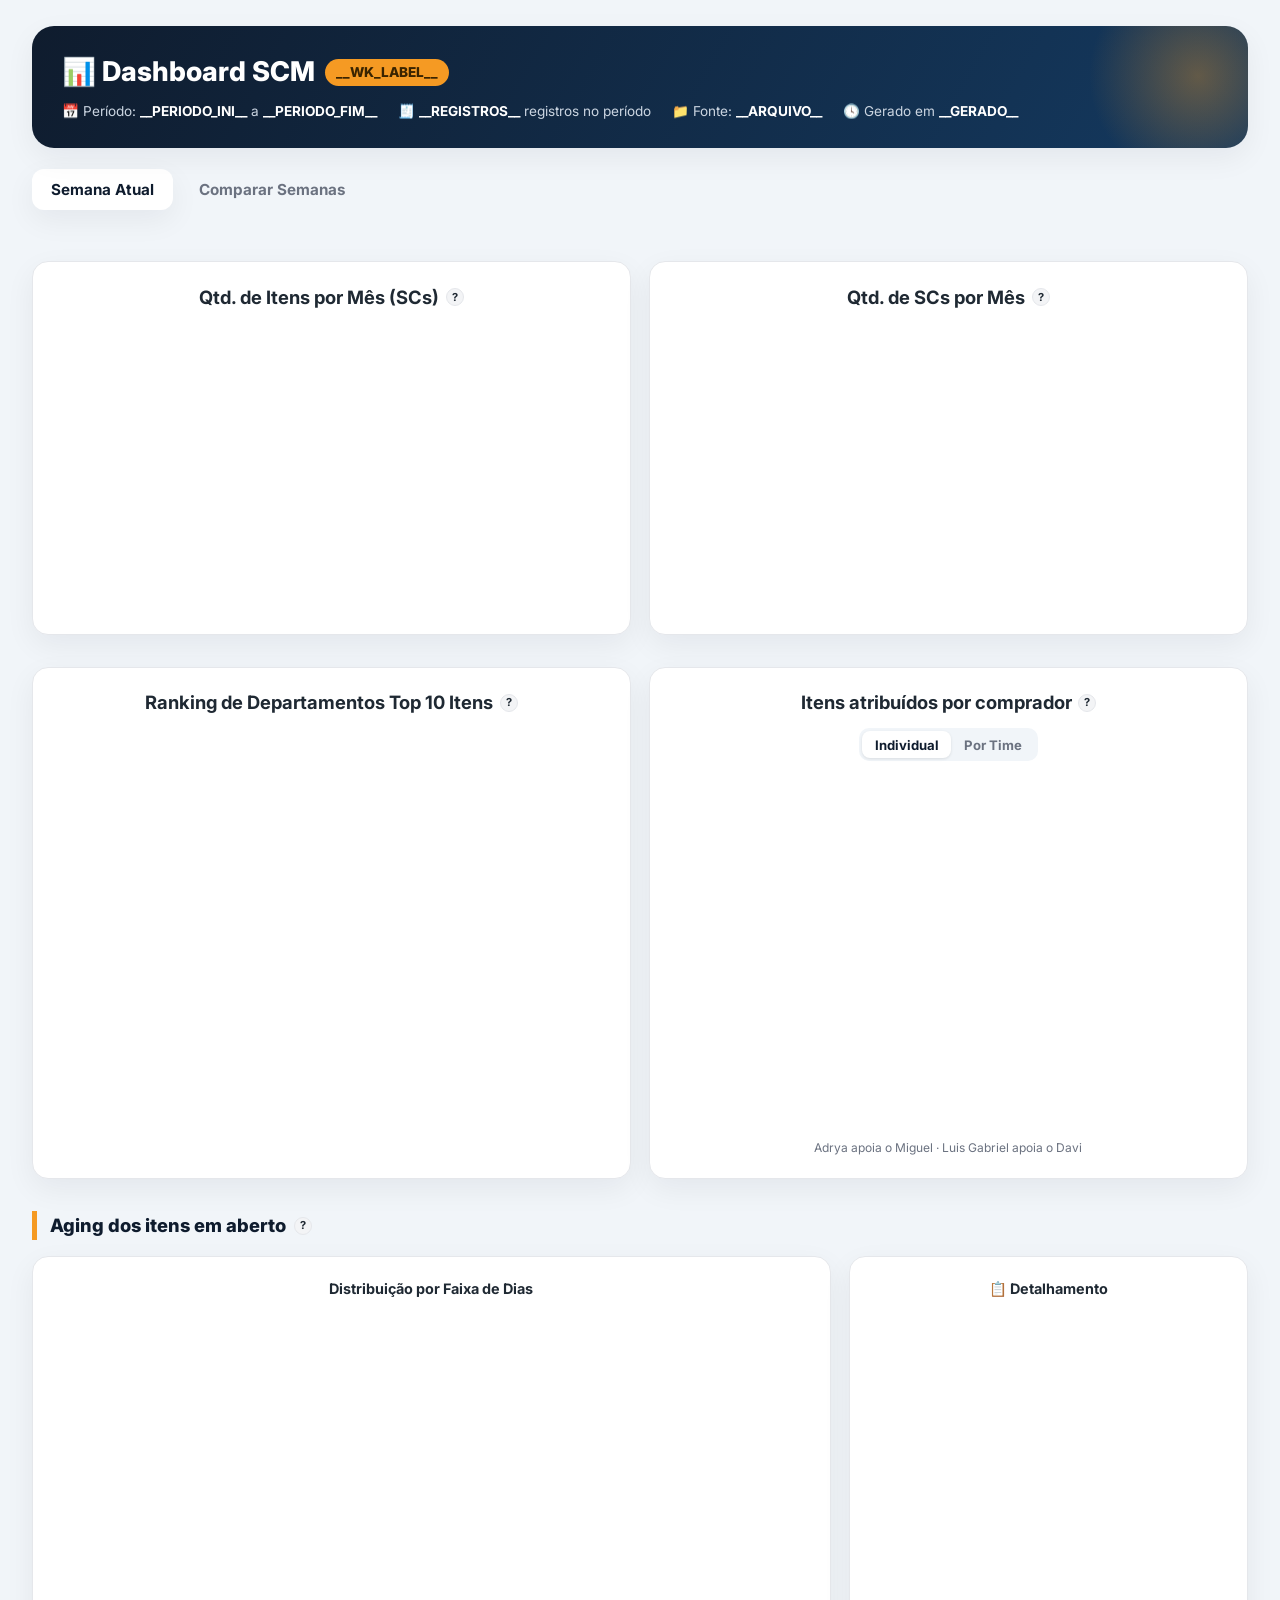
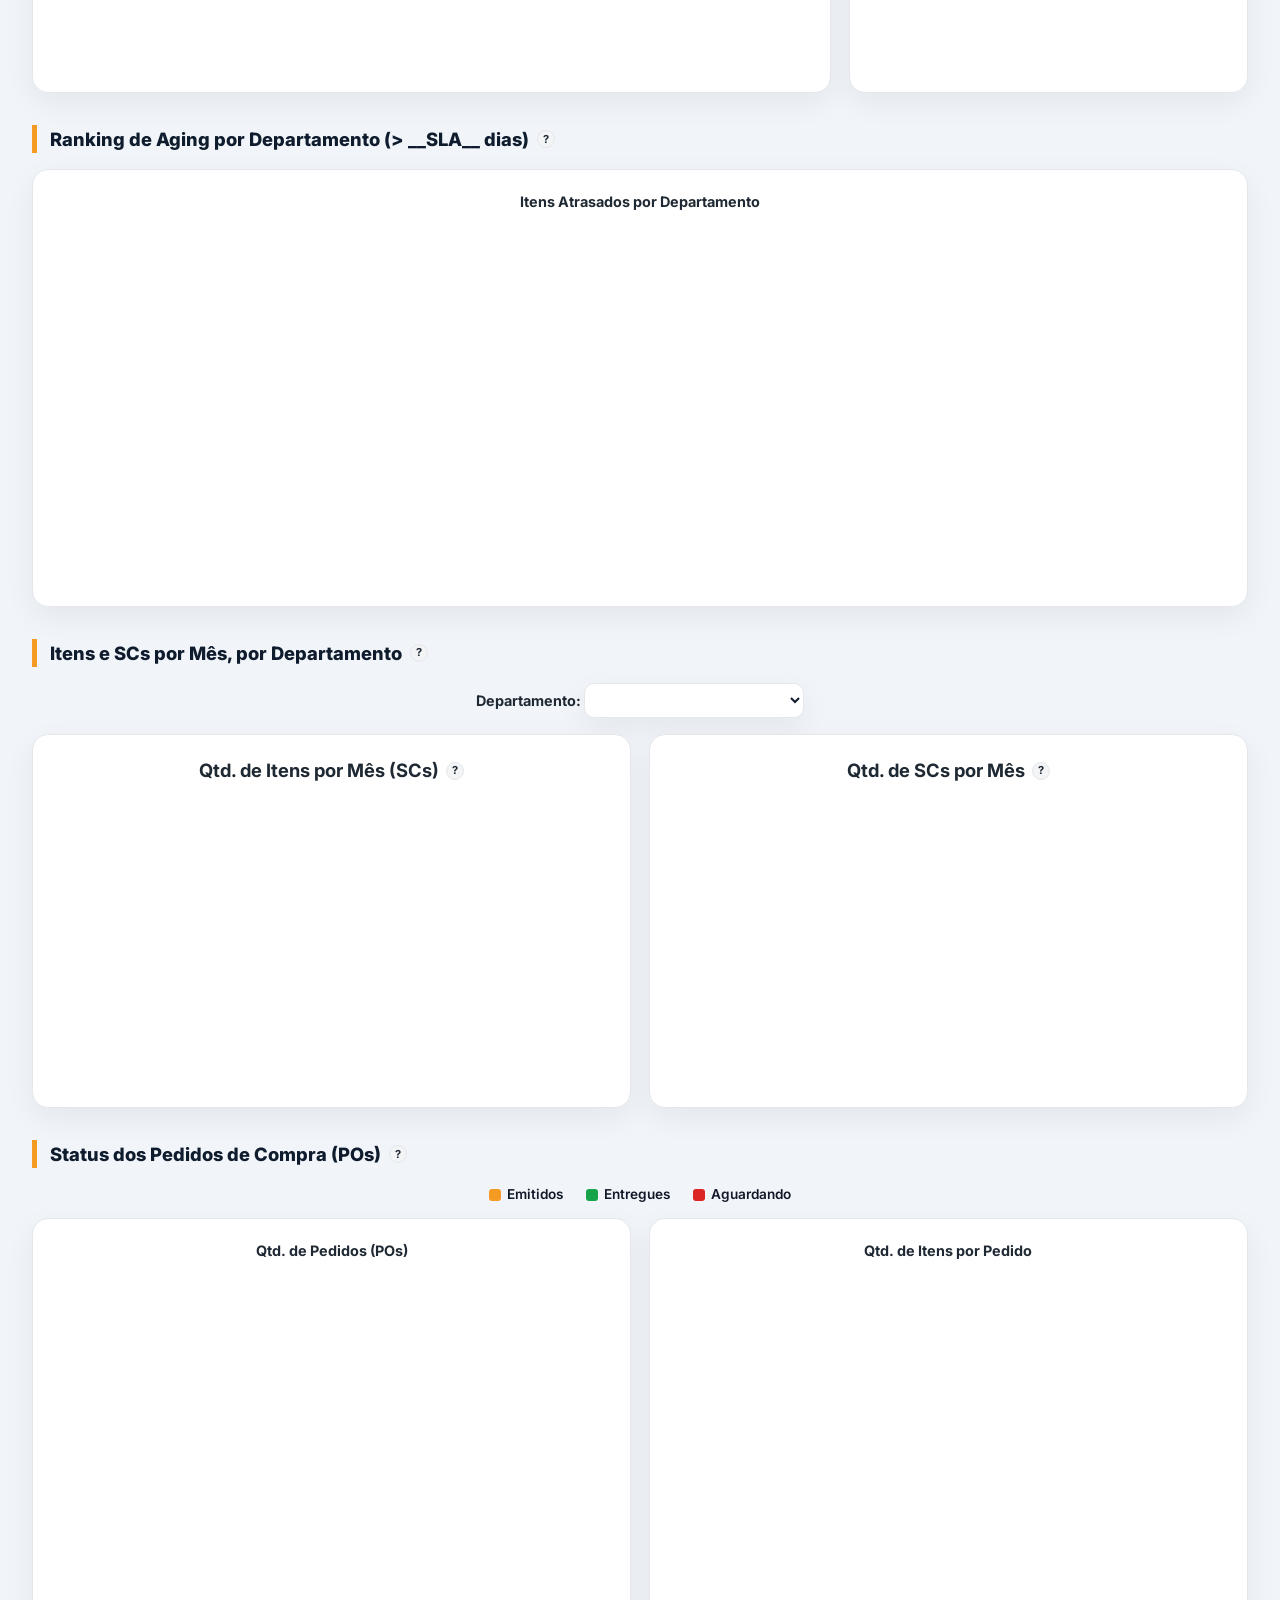
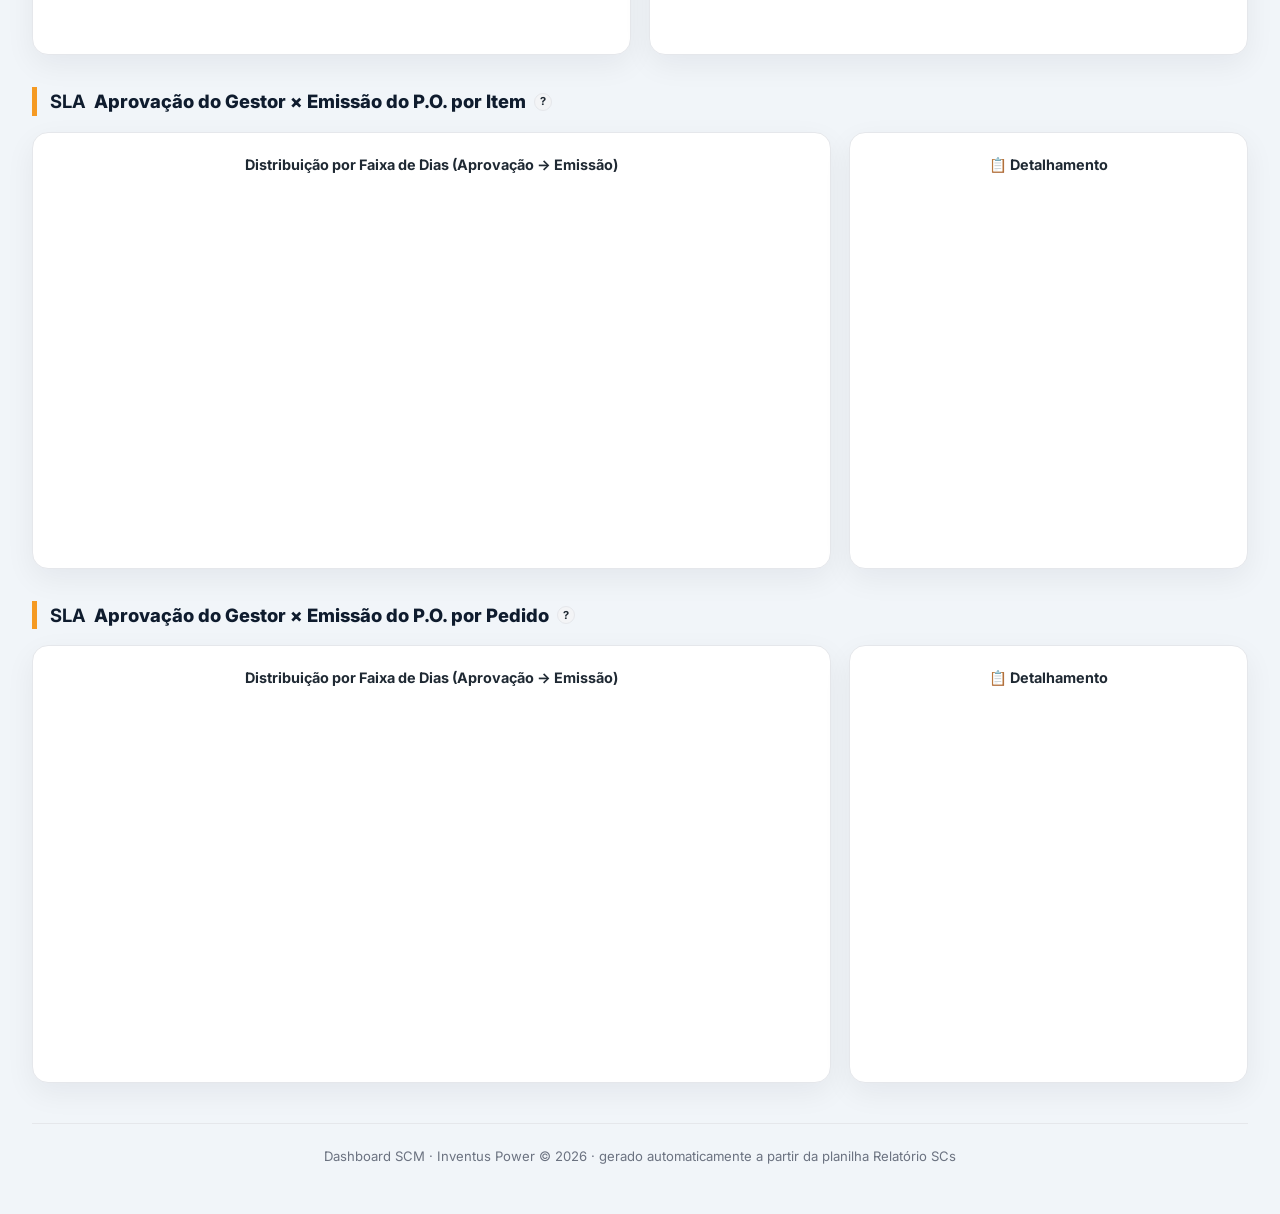
<file: template_dashboard.html>
<!DOCTYPE html>
<html lang="pt-BR">
<head>
<meta charset="UTF-8">
<meta name="viewport" content="width=device-width, initial-scale=1.0">
<title>Dashboard SCM - __WK_LABEL__</title>
<link href="https://fonts.googleapis.com/css2?family=Inter:wght@400;500;600;700;800&display=swap" rel="stylesheet">
<script>/*__CHARTJS_LIB__*/</script>
<script>/*__DATALABELS_LIB__*/</script>
<style>
:root{
  --primary:#F59A23; --primary-d:#d97e0a; --ink:#0F1C2E; --ink2:#1F2933;
  --bg:#F1F5F9; --surface:#FFFFFF; --text:#111827; --muted:#6B7280;
  --border:#E5E7EB; --success:#16A34A; --danger:#DC2626; --info:#2563EB;
  --radius:16px; --shadow:0 10px 30px rgba(15,23,42,.06); --shadow-h:0 18px 40px rgba(15,23,42,.12);
}
*{margin:0;padding:0;box-sizing:border-box}
body{font-family:'Inter',-apple-system,'Segoe UI',sans-serif;background:var(--bg);color:var(--text);line-height:1.55}
.wrap{max-width:1480px;margin:0 auto;padding:1.6rem 2rem 3rem}

/* HEADER */
.top{background:linear-gradient(120deg,#0F1C2E 0%,#14395f 100%);border-radius:22px;padding:1.6rem 1.9rem;color:#fff;box-shadow:var(--shadow);position:relative;overflow:hidden}
.top::after{content:"";position:absolute;right:-60px;top:-60px;width:220px;height:220px;background:radial-gradient(circle,rgba(245,154,35,.35),transparent 70%)}
.top h1{font-size:1.7rem;font-weight:800;display:flex;align-items:center;gap:.6rem}
.top .sub{margin-top:.5rem;display:flex;flex-wrap:wrap;gap:.5rem 1.3rem;font-size:.85rem;color:#cbd5e1}
.top .sub b{color:#fff}
.badge{background:var(--primary);color:#3a2400;font-weight:800;padding:.2rem .7rem;border-radius:999px;font-size:.85rem}

/* TABS */
.tabs{display:flex;gap:.4rem;margin:1.3rem 0 .4rem}
.tab{background:transparent;border:none;padding:.7rem 1.2rem;font-weight:700;color:var(--muted);cursor:pointer;border-radius:12px;font-size:.95rem;font-family:inherit}
.tab.active{background:var(--surface);color:var(--ink);box-shadow:var(--shadow)}
.page{display:none} .page.active{display:block}

/* KPI */
.kpis{display:grid;grid-template-columns:repeat(auto-fit,minmax(220px,1fr));gap:1.1rem;margin:1.2rem 0 .4rem}
.kpi{background:var(--surface);border:1px solid var(--border);border-radius:var(--radius);padding:1.3rem 1.4rem;box-shadow:var(--shadow);cursor:pointer;transition:.18s;position:relative}
.kpi:hover{transform:translateY(-4px);box-shadow:var(--shadow-h);border-color:var(--primary)}
.kpi .ic{font-size:1.4rem}
.kpi .lb{font-size:.72rem;font-weight:700;letter-spacing:.06em;text-transform:uppercase;color:var(--muted);margin:.5rem 0 .3rem;display:block}
.kpi .val{font-size:2.3rem;font-weight:800;color:var(--ink);line-height:1;font-family:'Arial Black',Arial}
.kpi .dl{display:inline-block;margin-top:.6rem;font-size:.78rem;font-weight:700;color:var(--success);background:rgba(22,163,74,.1);padding:.25rem .6rem;border-radius:6px}
.kpi .hint{position:absolute;top:1rem;right:1rem;font-size:.7rem;color:#cbd5e1}

/* SECTIONS */
.sec{margin-top:2rem}
.sec h2{font-size:1.15rem;font-weight:800;color:var(--ink);margin-bottom:1rem;padding-left:.8rem;border-left:5px solid var(--primary);display:flex;align-items:center;gap:.5rem}
.grid2{display:grid;grid-template-columns:repeat(auto-fit,minmax(430px,1fr));gap:1.1rem}
.grid-asym{display:grid;grid-template-columns:2fr 1fr;gap:1.1rem}
.card{background:var(--surface);border:1px solid var(--border);border-radius:var(--radius);padding:1.3rem 1.4rem;box-shadow:var(--shadow);display:flex;flex-direction:column}
.card h3{font-size:.9rem;font-weight:700;color:var(--ink2);text-align:center;margin-bottom:.7rem;display:flex;justify-content:center;align-items:center;gap:.4rem}
.card h3.big{font-size:1.15rem}
.card .cw{position:relative;flex:1;min-height:290px}
.card.tall .cw{min-height:360px}
.clickable{cursor:pointer}
.toolbar{display:flex;justify-content:center;gap:.4rem;margin-bottom:.6rem}
.selbar{display:flex;justify-content:center;align-items:center;margin-bottom:1rem;font-weight:700;color:var(--ink2);font-size:.9rem}
.selbar select{font-family:inherit;font-weight:700;font-size:.9rem;color:var(--ink);background:var(--surface);border:1px solid var(--border);border-radius:10px;padding:.45rem .8rem;cursor:pointer;box-shadow:var(--shadow);min-width:220px;max-width:min(90vw,420px)}
.selbar select:hover{border-color:var(--primary)}
.seg{display:inline-flex;background:#F1F5F9;border-radius:10px;padding:3px}
.seg button{border:none;background:transparent;padding:.35rem .8rem;border-radius:8px;font-weight:700;color:var(--muted);cursor:pointer;font-size:.82rem;font-family:inherit}
.seg button.on{background:#fff;color:var(--ink);box-shadow:0 1px 3px rgba(0,0,0,.1)}
.legend{display:flex;justify-content:center;gap:1.4rem;flex-wrap:wrap;margin-bottom:.8rem;font-size:.85rem;font-weight:600}
.legend span{display:inline-flex;align-items:center;gap:.4rem}
.dot{width:12px;height:12px;border-radius:3px;display:inline-block}
.hintbar{text-align:center;font-size:.75rem;color:var(--muted);margin-top:.5rem}

/* tooltip bubble */
.info{display:inline-flex;align-items:center;justify-content:center;width:18px;height:18px;border-radius:50%;background:#F3F4F6;color:var(--ink2);font-weight:700;font-size:11px;cursor:help;border:1px solid var(--border);position:relative}
.info:hover::after{content:attr(data-t);position:absolute;bottom:140%;left:50%;transform:translateX(-50%);background:rgba(17,24,39,.96);color:#fff;padding:7px 9px;border-radius:6px;width:230px;font-size:11px;font-weight:500;z-index:80;text-align:left;line-height:1.4}
/* variante mais larga p/ textos de ajuda longos (mantém o mesmo componente) */
.info.help-wide:hover::after{width:min(340px,80vw);white-space:pre-line}

/* AGING detail list */
.agl{list-style:none;display:flex;flex-direction:column;gap:0}
.agl li{display:flex;justify-content:space-between;align-items:center;padding:.6rem 0;border-bottom:1px solid #F3F4F6;font-size:.86rem;cursor:pointer;border-radius:6px}
.agl li:hover{background:#F8FAFC}
.agl li:last-child{border-bottom:none}
.agl .l{display:flex;align-items:center;gap:.6rem}
.agl .cdot{width:11px;height:11px;border-radius:50%}

/* COMPARE */
.cmp-table{width:100%;border-collapse:collapse;margin-top:1rem;font-size:.9rem}
.cmp-table th,.cmp-table td{padding:.7rem .9rem;text-align:left;border-bottom:1px solid var(--border)}
.cmp-table th{background:#F8FAFC;font-size:.75rem;text-transform:uppercase;letter-spacing:.04em;color:var(--muted)}
.cmp-table td.num{font-weight:700;text-align:right;font-variant-numeric:tabular-nums}
.up{color:var(--danger);font-weight:700}.down{color:var(--success);font-weight:700}.flat{color:var(--muted)}
.note{background:#EFF6FF;border-left:4px solid var(--info);padding:.9rem 1.1rem;border-radius:10px;color:#1e40af;font-size:.9rem;margin-top:1rem}

/* MODAL */
.overlay{position:fixed;inset:0;background:rgba(15,23,42,.55);backdrop-filter:blur(2px);display:none;z-index:100;align-items:flex-start;justify-content:center;padding:3vh 2vw}
.overlay.open{display:flex}
.modal{background:#fff;border-radius:18px;width:min(1200px,96vw);max-height:94vh;display:flex;flex-direction:column;box-shadow:0 30px 80px rgba(0,0,0,.4);overflow:hidden}
.modal .mh{padding:1.1rem 1.4rem;border-bottom:1px solid var(--border);display:flex;align-items:center;gap:1rem;flex-wrap:wrap}
.modal .mh h3{font-size:1.05rem;font-weight:800;color:var(--ink);flex:1;min-width:200px}
.modal .mh .cnt{background:var(--primary);color:#3a2400;font-weight:800;padding:.2rem .7rem;border-radius:999px;font-size:.82rem}
.modal .tools{padding:.8rem 1.4rem;display:flex;gap:.6rem;flex-wrap:wrap;align-items:center;border-bottom:1px solid var(--border);background:#FAFBFC}
.modal input.search{flex:1;min-width:200px;padding:.55rem .8rem;border:1px solid var(--border);border-radius:10px;font-family:inherit;font-size:.9rem}
.btn{border:1px solid var(--border);background:#fff;padding:.55rem .9rem;border-radius:10px;font-weight:700;cursor:pointer;font-size:.85rem;font-family:inherit;color:var(--ink2)}
.btn:hover{border-color:var(--primary);color:var(--primary-d)}
.btn.pri{background:var(--primary);border-color:var(--primary);color:#3a2400}
.btn.x{font-size:1.1rem;line-height:1;padding:.4rem .7rem}
.tblwrap{overflow:auto;flex:1}
table.data{border-collapse:collapse;width:100%;font-size:.82rem;white-space:nowrap}
table.data th{position:sticky;top:0;background:#0F1C2E;color:#fff;padding:.55rem .7rem;text-align:left;cursor:pointer;font-weight:700;z-index:2}
table.data th:hover{background:#1b3355}
table.data td{padding:.45rem .7rem;border-bottom:1px solid #eef2f6}
table.data tr:nth-child(even){background:#FAFBFC}
table.data tr:hover{background:#FFF7ED}
.muted{color:var(--muted)}
.footer{text-align:center;color:var(--muted);font-size:.82rem;margin-top:2.5rem;padding-top:1.4rem;border-top:1px solid var(--border)}
@media(max-width:900px){.grid-asym{grid-template-columns:1fr}.grid2{grid-template-columns:1fr}.wrap{padding:1rem}}
</style>
</head>
<body>
<div class="wrap">
  <div class="top">
    <h1>📊 Dashboard SCM <span class="badge">__WK_LABEL__</span></h1>
    <div class="sub">
      <span>📅 Período: <b>__PERIODO_INI__</b> a <b>__PERIODO_FIM__</b></span>
      <span>🧾 <b>__REGISTROS__</b> registros no período</span>
      <span>📁 Fonte: <b>__ARQUIVO__</b></span>
      <span>🕓 Gerado em <b>__GERADO__</b></span>
    </div>
  </div>

  <div class="tabs">
    <button class="tab active" data-page="atual">Semana Atual</button>
    <button class="tab" data-page="comparar">Comparar Semanas</button>
  </div>

  <!-- =============== PÁGINA ATUAL =============== -->
  <div class="page active" id="page-atual">
    <div class="kpis" id="kpis"></div>

    <div class="sec">
      <div class="grid2">
        <div class="card"><h3 class="big">Qtd. de Itens por Mês (SCs) <span class="info" data-t="Quantidade de itens em aberto (cotação) por mês de emissão. Clique numa barra para ver os itens do mês.">?</span></h3><div class="cw"><canvas id="c_itens_mes" class="clickable"></canvas></div></div>
        <div class="card"><h3 class="big">Qtd. de SCs por Mês <span class="info" data-t="Quantidade de SCs em aberto (cotação) por mês de emissão. Clique numa barra para ver as SCs do mês.">?</span></h3><div class="cw"><canvas id="c_scs_mes" class="clickable"></canvas></div></div>
      </div>
    </div>

    <div class="sec">
      <div class="grid2">
        <div class="card tall"><h3 class="big">Ranking de Departamentos Top 10 Itens <span class="info" data-t="Departamentos com mais itens em aberto (cotação), Top 10. Clique numa barra para detalhar.">?</span></h3><div class="cw"><canvas id="c_deptos" class="clickable"></canvas></div></div>
        <div class="card tall">
          <h3 class="big">Itens atribuídos por comprador <span class="info" data-t="Itens em aberto (cotação) atribuídos a cada comprador ou time. Clique numa barra para detalhar.">?</span></h3>
          <div class="toolbar"><div class="seg"><button id="seg_ind" class="on">Individual</button><button id="seg_time">Por Time</button></div></div>
          <div class="cw"><canvas id="c_comp" class="clickable"></canvas></div>
          <div class="hintbar">Adrya apoia o Miguel · Luis Gabriel apoia o Davi</div>
        </div>
      </div>
    </div>

    <div class="sec">
      <h2>Aging dos itens em aberto <span class="info" data-t="Tempo (dias) desde a aprovação até hoje para os itens ainda em aberto (cotação). Mostra apenas os itens com mais de 15 dias, que já estão fora do SLA e em atraso. Clique numa fatia ou faixa para detalhar.">?</span></h2>
      <div class="grid-asym">
        <div class="card tall"><h3>Distribuição por Faixa de Dias</h3><div class="cw"><canvas id="c_aging" class="clickable"></canvas></div></div>
        <div class="card"><h3>📋 Detalhamento</h3><ul class="agl" id="aging_list"></ul></div>
      </div>
    </div>

    <div class="sec">
      <h2>Ranking de Aging por Departamento (&gt; __SLA__ dias) <span class="info" data-t="Departamentos com mais itens atrasados (aging maior que o SLA). Clique numa barra.">?</span></h2>
      <div class="card tall"><h3>Itens Atrasados por Departamento</h3><div class="cw"><canvas id="c_aging_depto" class="clickable"></canvas></div></div>
    </div>

    <div class="sec">
      <h2>Itens e SCs por Mês, por Departamento <span class="info" data-t="Itens e SCs em aberto (cotação) por mês de emissão, filtrando por departamento. 'Todos' = visão geral. A soma das barras de um departamento (incluindo 'S/ emissão') é igual à barra dele no Ranking de Departamentos.">?</span></h2>
      <div class="selbar"><label>Departamento:&nbsp;<select id="sel_depto"></select></label></div>
      <div class="grid2">
        <div class="card"><h3 class="big">Qtd. de Itens por Mês (SCs) <span class="info" data-t="Quantidade de itens em aberto do departamento selecionado, por mês de emissão. Clique numa barra para ver os itens.">?</span></h3><div class="cw"><canvas id="c_sel_itens_mes" class="clickable"></canvas></div></div>
        <div class="card"><h3 class="big">Qtd. de SCs por Mês <span class="info" data-t="Quantidade de SCs em aberto do departamento selecionado, por mês de emissão. Clique numa barra para ver as SCs.">?</span></h3><div class="cw"><canvas id="c_sel_scs_mes" class="clickable"></canvas></div></div>
      </div>
    </div>

    <div class="sec">
      <h2>Status dos Pedidos de Compra (POs) <span class="info" data-t="POs e itens emitidos/entregues/aguardando por mês (escopo do time). Entregue = Qtd.Entregue > 0.">?</span></h2>
      <div class="legend">
        <span><i class="dot" style="background:var(--primary)"></i>Emitidos</span>
        <span><i class="dot" style="background:var(--success)"></i>Entregues</span>
        <span><i class="dot" style="background:var(--danger)"></i>Aguardando</span>
      </div>
      <div class="grid2">
        <div class="card tall"><h3>Qtd. de Pedidos (POs)</h3><div class="cw"><canvas id="c_po_pos" class="clickable"></canvas></div></div>
        <div class="card tall"><h3>Qtd. de Itens por Pedido</h3><div class="cw"><canvas id="c_po_itens" class="clickable"></canvas></div></div>
      </div>
    </div>

    <div class="sec">
      <h2><strong>SLA</strong> Aprovação do Gestor × Emissão do P.O. por Item <span class="info help-wide" data-t="O que é: mede o tempo entre a aprovação da SC pelo gestor e a emissão do Pedido de Compra pelo comprador, item a item.&#10;&#10;Origem dos dados: cruzamento de Solicitações.xlsx (Data de Aprovação da SC) e Relatório de Compras.xlsx / SC7 (Pedido e Data de Emissão).&#10;&#10;Como é calculado: SLA = Data de Emissão do Pedido do item − Data de Aprovação da SC (dias corridos). Cada item da SC conta uma vez; itens ainda sem Pedido ficam fora do gráfico.&#10;&#10;Objetivo: identificar tempo de resposta do comprador, eficiência do processo de compras, concentração de atendimentos urgentes, backlog e o cumprimento do SLA interno de emissão (15 dias).">?</span></h2>
      <div class="grid-asym">
        <div class="card tall"><h3>Distribuição por Faixa de Dias (Aprovação → Emissão)</h3><div class="cw"><canvas id="c_sla" class="clickable"></canvas></div></div>
        <div class="card"><h3>📋 Detalhamento</h3><ul class="agl" id="sla_list"></ul></div>
      </div>
    </div>

    <div class="sec">
      <h2><strong>SLA</strong> Aprovação do Gestor × Emissão do P.O. por Pedido <span class="info help-wide" data-t="O que é: a mesma medida da seção anterior, agora por Pedido de Compra (P.O.) — cada Pedido conta uma vez, mesmo que atenda vários itens ou várias SCs.&#10;&#10;Origem dos dados: cruzamento de Solicitações.xlsx (Data de Aprovação da SC) e Relatório de Compras.xlsx / SC7 (Pedido e Data de Emissão).&#10;&#10;Como é calculado: SLA = Data de Emissão do Pedido − Data de Aprovação MAIS ANTIGA entre os itens que o Pedido atende (dias corridos), ou seja, a maior espera coberta por aquele Pedido.&#10;&#10;Objetivo: ver o SLA na unidade em que o comprador trabalha (o Pedido), sem que Pedidos com muitos itens pesem mais que os demais.">?</span></h2>
      <div class="grid-asym">
        <div class="card tall"><h3>Distribuição por Faixa de Dias (Aprovação → Emissão)</h3><div class="cw"><canvas id="c_sla_ped" class="clickable"></canvas></div></div>
        <div class="card"><h3>📋 Detalhamento</h3><ul class="agl" id="sla_ped_list"></ul></div>
      </div>
    </div>
  </div>

  <!-- =============== PÁGINA COMPARAR =============== -->
  <div class="page" id="page-comparar">
    <div class="sec">
      <h2>Tendência dos Indicadores por Semana</h2>
      <div class="card"><div class="cw" style="min-height:360px"><canvas id="c_trend"></canvas></div></div>
    </div>
    <div class="sec">
      <h2>Comparativo: Semana Atual vs. Anterior</h2>
      <div class="card" id="cmp_wrap"></div>
    </div>
  </div>

  <div class="footer">Dashboard SCM · Inventus Power © 2026 · gerado automaticamente a partir da planilha Relatório SCs</div>
</div>

<!-- MODAL -->
<div class="overlay" id="overlay">
  <div class="modal">
    <div class="mh"><h3 id="m_title">Detalhes</h3><span class="cnt" id="m_count">0</span><button class="btn x" onclick="closeModal()">✕</button></div>
    <div class="tools">
      <input class="search" id="m_search" placeholder="🔎 Buscar nesta tabela...">
      <button class="btn" id="m_toggle">Ver todos os campos</button>
      <button class="btn pri" id="m_csv">⬇ Exportar CSV</button>
    </div>
    <div class="tblwrap"><table class="data" id="m_table"></table></div>
  </div>
</div>

<script>/*__DASH_JSON__*/</script>
<script>
(function(){
"use strict";
const DASH = window.DASH, HIST = window.HIST || [];
const C = {primary:'#F59A23',ink:'#1F2933',success:'#16A34A',danger:'#DC2626',muted:'#6B7280',white:'#fff'};
Chart.register(ChartDataLabels);
Chart.defaults.font.family = "'Inter',-apple-system,'Segoe UI',sans-serif";
Chart.defaults.color = C.muted;

const normJS = s => (s==null?'':String(s)).normalize('NFD').replace(/[̀-ͯ]/g,'').toLowerCase().trim();

/* ---------- TABS ---------- */
document.querySelectorAll('.tab').forEach(t=>t.onclick=()=>{
  document.querySelectorAll('.tab').forEach(x=>x.classList.remove('active'));
  document.querySelectorAll('.page').forEach(x=>x.classList.remove('active'));
  t.classList.add('active');
  document.getElementById('page-'+t.dataset.page).classList.add('active');
  if(t.dataset.page==='comparar') buildCompare();
});

/* ---------- DRILL ENGINE ---------- */
function colIndex(rec,key){return rec.cols.findIndex(c=>c.key===key);}
function applyFilters(rec,filters){
  if(!filters||!filters.length) return rec.rows.slice();
  const fx = filters.map(f=>[colIndex(rec,f[0]),f[1],f[2]]);
  return rec.rows.filter(row=>{
    for(const [ci,op,val] of fx){
      if(ci<0) return false;
      const cv=row[ci];
      if(op==='eq'){ if(normJS(cv)!==normJS(val)) return false; }
      else if(op==='num_eq'){ if(parseFloat(cv)!==parseFloat(val)) return false; }
      else if(op==='num_gt'){ if(!(parseFloat(cv)>parseFloat(val))) return false; }
      else if(op==='flag'){ if(parseInt(cv||0)!==parseInt(val)) return false; }
      else if(op==='range'){ const n=parseFloat(cv); if(!(n>=val[0]&&n<=val[1])) return false; }
    }
    return true;
  });
}

/* ---------- MODAL / TABLE ---------- */
let M = {rec:null,rows:[],showAll:false,sortCol:-1,sortDir:1,title:''};
function openDrill(title,dsName,filters){
  const rec = DASH.records[dsName];
  if(!rec){return;}
  M.rec=rec; M.title=title; M.showAll=false; M.sortCol=-1; M.sortDir=1;
  M.rows=applyFilters(rec,filters);
  document.getElementById('m_title').textContent=title;
  document.getElementById('m_search').value='';
  document.getElementById('m_toggle').textContent='Ver todos os campos';
  renderTable();
  document.getElementById('overlay').classList.add('open');
}
function closeModal(){document.getElementById('overlay').classList.remove('open');}
window.closeModal=closeModal;
document.getElementById('overlay').onclick=e=>{if(e.target.id==='overlay')closeModal();};
document.addEventListener('keydown',e=>{if(e.key==='Escape')closeModal();});

function visibleCols(){
  return M.rec.cols.map((c,i)=>({c,i})).filter(o=>!o.c.hidden && (M.showAll || o.c.principal));
}
function currentRows(){
  const q=normJS(document.getElementById('m_search').value);
  let rows=M.rows;
  if(q){ const vc=visibleCols(); rows=rows.filter(r=>vc.some(o=>normJS(r[o.i]).includes(q))); }
  if(M.sortCol>=0){
    const ci=M.sortCol, dir=M.sortDir;
    rows=rows.slice().sort((a,b)=>{
      let x=a[ci],y=b[ci];
      if(typeof x==='number'&&typeof y==='number') return (x-y)*dir;
      const nx=Number(x),ny=Number(y);
      if(x!==''&&y!==''&&!isNaN(nx)&&!isNaN(ny)&&String(x).indexOf('/')<0) return (nx-ny)*dir;
      return String(x).localeCompare(String(y),'pt')*dir;
    });
  }
  return rows;
}
function renderTable(){
  const vc=visibleCols();
  const rows=currentRows();
  document.getElementById('m_count').textContent=rows.length.toLocaleString('pt-BR')+' registros';
  let h='<thead><tr>';
  vc.forEach(o=>{ const arrow=(M.sortCol===o.i)?(M.sortDir>0?' ▲':' ▼'):''; h+='<th data-ci="'+o.i+'">'+o.c.label+arrow+'</th>'; });
  h+='</tr></thead><tbody>';
  const cap=4000;
  rows.slice(0,cap).forEach(r=>{ h+='<tr>'; vc.forEach(o=>{ let v=r[o.i]; h+='<td>'+(v===''||v==null?'<span class=muted>—</span>':String(v))+'</td>'; }); h+='</tr>'; });
  h+='</tbody>';
  const t=document.getElementById('m_table'); t.innerHTML=h;
  if(rows.length>cap){ /* aviso simples */ }
  t.querySelectorAll('th').forEach(th=>th.onclick=()=>{ const ci=+th.dataset.ci; if(M.sortCol===ci)M.sortDir*=-1; else{M.sortCol=ci;M.sortDir=1;} renderTable(); });
}
document.getElementById('m_search').oninput=renderTable;
document.getElementById('m_toggle').onclick=function(){ M.showAll=!M.showAll; this.textContent=M.showAll?'Ver só principais':'Ver todos os campos'; renderTable(); };
document.getElementById('m_csv').onclick=function(){
  const vc=visibleCols(), rows=currentRows();
  const esc=v=>'"'+String(v==null?'':v).replace(/"/g,'""')+'"';
  let csv=vc.map(o=>esc(o.c.label)).join(';')+'\n';
  rows.forEach(r=>{ csv+=vc.map(o=>esc(r[o.i])).join(';')+'\n'; });
  const blob=new Blob(['﻿'+csv],{type:'text/csv;charset=utf-8;'});
  const a=document.createElement('a'); a.href=URL.createObjectURL(blob);
  a.download=(M.title.replace(/[^\w\-]+/g,'_'))+'.csv'; a.click();
};

/* ---------- KPIs ---------- */
const k=DASH.kpis;
const kpiDefs=[
  {ic:'📦',lb:'Qty Itens Aberto (CT)',val:k.itens_abertos,dl:k.itens_abertos_pct+'% do total',ds:'cot',f:[]},
  {ic:'📑',lb:'Qty SCs Abertas (CT)',val:k.scs_abertas,dl:k.scs_abertas_pct+'% do total',ds:'cot',f:[]},
  {ic:'🛒',lb:'Qty P.Os Emitidos',val:k.pos_emitidos,dl:'',ds:'po',f:[]},
  {ic:'💡',lb:'Qty Itens com P.Os',val:k.itens_pos,dl:'',ds:'po',f:[]},
];
document.getElementById('kpis').innerHTML=kpiDefs.map((d,i)=>
  '<div class="kpi" data-i="'+i+'"><span class="hint">🔍 clique</span><div class="ic">'+d.ic+'</div>'+
  '<span class="lb">'+d.lb+'</span><div class="val">'+d.val.toLocaleString('pt-BR')+'</div>'+
  (d.dl?'<span class="dl">'+d.dl+'</span>':'')+'</div>').join('');
document.querySelectorAll('.kpi').forEach(el=>el.onclick=()=>{const d=kpiDefs[+el.dataset.i];openDrill(d.lb,d.ds,d.f);});

/* ---------- chart helpers ---------- */
const baseBar={responsive:true,maintainAspectRatio:false,plugins:{legend:{display:false}},
  scales:{y:{beginAtZero:true,grid:{color:'#F3F4F6'},ticks:{color:C.muted,font:{size:11}}},
          x:{grid:{display:false},ticks:{color:C.muted,font:{size:12,weight:'600'}}}}};
function dlWhite(size){return{color:C.white,anchor:'center',align:'center',font:{weight:'bold',size:size||12,family:"'Arial Black'"},formatter:v=>v||''};}
function onBar(cb){return (e,els)=>{if(els.length)cb(els[0].index,els[0].datasetIndex);};}
const ch=DASH.charts;

/* 1. itens por mês */
new Chart(c('c_itens_mes'),{type:'bar',data:{labels:ch.itens_mes.labels,datasets:[{data:ch.itens_mes.values,backgroundColor:C.primary,borderRadius:6,barPercentage:.7}]},
  options:{...baseBar,onClick:onBar(i=>openDrill('Itens em '+ch.itens_mes.labels[i],'cot',[['__mes','num_eq',ch.itens_mes.meses[i]]])),
    plugins:{legend:{display:false},datalabels:dlWhite(12)},scales:{...baseBar.scales,y:{...baseBar.scales.y,display:false}}}});

/* 2. scs por mês */
new Chart(c('c_scs_mes'),{type:'bar',data:{labels:ch.scs_mes.labels,datasets:[{data:ch.scs_mes.values,backgroundColor:C.primary,borderRadius:6,barPercentage:.7}]},
  options:{...baseBar,onClick:onBar(i=>openDrill('SCs em '+ch.scs_mes.labels[i],'cot',[['__mes','num_eq',ch.scs_mes.meses[i]]])),
    plugins:{legend:{display:false},datalabels:dlWhite(12)},scales:{...baseBar.scales,y:{...baseBar.scales.y,display:false}}}});

/* 2b. itens/scs por mês COM seletor de departamento (no final) */
(function(){
  const mpd = ch.mes_por_depto;
  const selEl = document.getElementById('sel_depto');
  if(!mpd || !selEl) return;
  selEl.innerHTML = mpd.deptos.map(d=>'<option value="'+encodeURIComponent(d)+'">'+d+'</option>').join('');
  let chI=null, chS=null;
  function mkChart(id,serie,dep,titulo){
    const depF = dep==='Todos'?[]:[['Departamento','eq',dep]];
    return new Chart(c(id),{type:'bar',data:{labels:mpd.labels,datasets:[{data:serie,backgroundColor:C.primary,borderRadius:6,barPercentage:.7}]},
      options:{...baseBar,onClick:onBar(i=>openDrill(titulo+' · '+dep+' · '+mpd.labels[i],'cot',[['__mes','num_eq',mpd.meses[i]],...depF])),
        plugins:{legend:{display:false},datalabels:dlWhite(12)},scales:{...baseBar.scales,y:{...baseBar.scales.y,display:false}}}});
  }
  function drawSelMes(dep){
    if(chI)chI.destroy(); if(chS)chS.destroy();
    chI=mkChart('c_sel_itens_mes',mpd.itens[dep]||[],dep,'Itens');
    chS=mkChart('c_sel_scs_mes',mpd.scs[dep]||[],dep,'SCs');
  }
  selEl.onchange=()=>drawSelMes(decodeURIComponent(selEl.value));
  drawSelMes('Todos');
})();

/* 3. deptos (horizontal) */
new Chart(c('c_deptos'),{type:'bar',data:{labels:ch.deptos.labels,datasets:[{data:ch.deptos.values,backgroundColor:C.primary,borderRadius:6,barPercentage:.8}]},
  options:{...baseBar,indexAxis:'y',onClick:onBar(i=>openDrill('Depto: '+ch.deptos.labels[i],'cot',[['Departamento','eq',ch.deptos.labels[i]]])),
    plugins:{legend:{display:false},datalabels:{color:C.ink,anchor:'end',align:'end',offset:6,font:{weight:'bold',size:14,family:"'Arial Black'"},formatter:v=>v}},
    scales:{x:{display:false},y:{grid:{display:false},ticks:{color:C.muted,font:{size:13,weight:'600'}}}}}});

/* 4. comprador (toggle) */
let compChart=null,compMode='ind';
function drawComp(){
  const d = compMode==='ind'?ch.comp_ind:ch.comp_time;
  const filterKey = compMode==='ind'?'__buyer':'__time';
  const colors=d.labels.map(l=>/sem comprador/i.test(l)?C.muted:C.primary);
  if(compChart)compChart.destroy();
  compChart=new Chart(c('c_comp'),{type:'bar',data:{labels:d.labels,datasets:[{data:d.values,backgroundColor:colors,borderRadius:6,barPercentage:.65}]},
    options:{...baseBar,onClick:onBar(i=>openDrill('Comprador: '+d.labels[i],'cot',[[filterKey,'eq',d.labels[i]]])),
      plugins:{legend:{display:false},datalabels:dlWhite(13)},scales:{...baseBar.scales,y:{...baseBar.scales.y,display:false}}}});
}
document.getElementById('seg_ind').onclick=function(){compMode='ind';this.classList.add('on');document.getElementById('seg_time').classList.remove('on');drawComp();};
document.getElementById('seg_time').onclick=function(){compMode='time';this.classList.add('on');document.getElementById('seg_ind').classList.remove('on');drawComp();};
drawComp();

/* 5+6. PO status grouped */
function poChart(id,data,dsName){
  const st=['emitidos','entregues','aguardando'];
  const names=['Emitidos','Entregues','Aguardando'];
  const cols=[C.primary,C.success,C.danger];
  new Chart(c(id),{type:'bar',data:{labels:data.labels,datasets:st.map((s,di)=>({label:names[di],data:data[s],backgroundColor:cols[di],borderRadius:4}))},
    options:{...baseBar,onClick:(e,els)=>{if(!els.length)return;const el=els[0];const mes=data.meses[el.index];const status=st[el.datasetIndex];
        let f=[['__mes','num_eq',mes]];
        const flagKey = dsName==='po_po'?'__po_entregue':'__item_entregue';
        if(status==='entregues')f.push([flagKey,'flag',1]);
        if(status==='aguardando')f.push([flagKey,'flag',0]);
        openDrill(names[el.datasetIndex]+' · '+data.labels[el.index],'po',f);},
      plugins:{legend:{display:false},datalabels:{...dlWhite(10)}},scales:{...baseBar.scales,y:{...baseBar.scales.y,display:false}}}});
}
poChart('c_po_pos',ch.po_pos,'po_po');
poChart('c_po_itens',ch.po_itens,'po_item');

/* 7. aging donut */
const agTotal=ch.aging_depto.atrasados;
const centerText={id:'ct',afterDraw(chart){if(chart.config.type!=='doughnut')return;const{ctx,chartArea:{left,top,width,height}}=chart;ctx.save();const x=left+width/2,y=top+height/2;
  ctx.textAlign='center';ctx.textBaseline='middle';ctx.font="bold 34px 'Arial Black',Arial";ctx.fillStyle=C.ink;ctx.fillText(String(agTotal),x,y-10);
  ctx.font="500 13px 'Inter'";ctx.fillStyle=C.muted;ctx.fillText('em atraso',x,y+16);ctx.restore();}};
new Chart(c('c_aging'),{type:'doughnut',data:{labels:ch.aging.labels,datasets:[{data:ch.aging.values,backgroundColor:ch.aging.colors,borderColor:C.white,borderWidth:3,hoverOffset:8}]},
  options:{cutout:'62%',responsive:true,maintainAspectRatio:false,
    onClick:onBar(i=>openDrill('Aging: '+ch.aging.labels[i],'cot',[['__faixa','eq',ch.aging.labels[i]]])),
    plugins:{legend:{position:'bottom',labels:{color:C.muted,font:{size:11},padding:12,usePointStyle:true}},
      datalabels:{color:C.white,font:{weight:'bold',size:11,family:"'Arial Black'"},formatter:v=>v>=10?v:''}}},plugins:[centerText]});

/* aging list */
document.getElementById('aging_list').innerHTML=ch.aging.labels.map((l,i)=>
  '<li data-f="'+encodeURIComponent(l)+'"><span class="l"><i class="cdot" style="background:'+ch.aging.colors[i]+'"></i>'+l+'</span>'+
  '<span><b style="color:'+ch.aging.colors[i]+'">'+ch.aging.values[i]+'</b> <span class="muted">('+ch.aging.pct[i]+'%)</span></span></li>').join('');
document.querySelectorAll('#aging_list li').forEach(li=>li.onclick=()=>{const l=decodeURIComponent(li.dataset.f);openDrill('Aging: '+l,'cot',[['__faixa','eq',l]]);});

/* 7b. SLA Aprovação → Emissão do P.O. (mesmo padrão visual do Aging).
   Duas visões da mesma regra: por Item e por Pedido. */
function slaDonut(canvasId,listId,data,centerLabel,dsName,titulo){
  if(!data || !data.labels || !data.labels.length) return;
  const total=data.total;
  const centerTextSla={id:'ct_'+canvasId,afterDraw(chart){if(chart.config.type!=='doughnut')return;const{ctx,chartArea:{left,top,width,height}}=chart;ctx.save();const x=left+width/2,y=top+height/2;
    ctx.textAlign='center';ctx.textBaseline='middle';ctx.font="bold 34px 'Arial Black',Arial";ctx.fillStyle=C.ink;ctx.fillText(String(total),x,y-10);
    ctx.font="500 13px 'Inter'";ctx.fillStyle=C.muted;ctx.fillText(centerLabel,x,y+16);ctx.restore();}};
  new Chart(c(canvasId),{type:'doughnut',data:{labels:data.labels,datasets:[{data:data.values,backgroundColor:data.colors,borderColor:C.white,borderWidth:3,hoverOffset:8}]},
    options:{cutout:'62%',responsive:true,maintainAspectRatio:false,
      onClick:onBar(i=>openDrill(titulo+': '+data.labels[i],dsName,[['__faixa_sla','eq',data.labels[i]]])),
      plugins:{legend:{position:'bottom',labels:{color:C.muted,font:{size:11},padding:12,usePointStyle:true}},
        datalabels:{color:C.white,font:{weight:'bold',size:11,family:"'Arial Black'"},formatter:v=>v>=10?v:''}}},plugins:[centerTextSla]});

  const ul=document.getElementById(listId);
  ul.innerHTML=data.labels.map((l,i)=>
    '<li data-f="'+encodeURIComponent(l)+'"><span class="l"><i class="cdot" style="background:'+data.colors[i]+'"></i>'+l+'</span>'+
    '<span><b style="color:'+data.colors[i]+'">'+data.values[i]+'</b> <span class="muted">('+data.pct[i]+'%)</span></span></li>').join('');
  ul.querySelectorAll('li').forEach(li=>li.onclick=()=>{const l=decodeURIComponent(li.dataset.f);openDrill(titulo+': '+l,dsName,[['__faixa_sla','eq',l]]);});
}
slaDonut('c_sla','sla_list',ch.sla,'Itens','sla','SLA por Item');
slaDonut('c_sla_ped','sla_ped_list',ch.sla_ped,'Pedidos','sla_ped','SLA por Pedido');

/* 8. aging por depto */
new Chart(c('c_aging_depto'),{type:'bar',data:{labels:ch.aging_depto.labels,datasets:[{data:ch.aging_depto.values,backgroundColor:C.danger,borderRadius:6,barPercentage:.7}]},
  options:{...baseBar,onClick:onBar(i=>openDrill('Atrasados (>__SLA__d): '+ch.aging_depto.labels[i],'cot',[['Departamento','eq',ch.aging_depto.labels[i]],['Aging (dias)','num_gt',__SLA__]])),
    plugins:{legend:{display:false},datalabels:{color:C.ink,anchor:'end',align:'top',offset:4,font:{weight:'bold',size:15,family:"'Arial Black'"},formatter:v=>v}},
    scales:{...baseBar.scales,y:{...baseBar.scales.y,display:false},x:{...baseBar.scales.x,ticks:{color:C.muted,font:{size:12,weight:'600'},maxRotation:45,minRotation:45}}}}});

/* ---------- COMPARE TAB ---------- */
let trendChart=null,compareBuilt=false;
function fmt(n){return (n==null?'—':Number(n).toLocaleString('pt-BR'));}
function buildCompare(){
  if(compareBuilt) return; compareBuilt=true;
  const labels=HIST.map(h=>h.label+'/'+String(h.ano).slice(2));
  const series=[
    {k:'itens_abertos',lb:'Itens Abertos',col:C.primary,get:h=>h.kpis.itens_abertos},
    {k:'scs_abertas',lb:'SCs Abertas',col:'#2563EB',get:h=>h.kpis.scs_abertas},
    {k:'pos_emitidos',lb:'POs Emitidos',col:C.success,get:h=>h.kpis.pos_emitidos},
    {k:'atrasados_15',lb:'Atrasados >__SLA__d',col:C.danger,get:h=>h.atrasados_15},
  ];
  trendChart=new Chart(c('c_trend'),{type:'line',data:{labels,datasets:series.map(s=>({label:s.lb,data:HIST.map(s.get),borderColor:s.col,backgroundColor:s.col,tension:.3,borderWidth:3,pointRadius:4,pointHoverRadius:6}))},
    options:{responsive:true,maintainAspectRatio:false,plugins:{legend:{position:'top',labels:{usePointStyle:true,font:{weight:'600'}}},datalabels:{display:false}},
      scales:{y:{beginAtZero:true,grid:{color:'#F3F4F6'}},x:{grid:{display:false}}}}});

  const wrap=document.getElementById('cmp_wrap');
  if(HIST.length<2){ wrap.innerHTML='<div class="note">📈 Ainda há apenas <b>'+HIST.length+'</b> semana registrada. Gere o dashboard em outra semana para habilitar o comparativo automático (WK vs. WK anterior).</div>'; return; }
  const cur=HIST[HIST.length-1], prev=HIST[HIST.length-2];
  const rows=[
    ['Itens Abertos (CT)',cur.kpis.itens_abertos,prev.kpis.itens_abertos,true],
    ['SCs Abertas (CT)',cur.kpis.scs_abertas,prev.kpis.scs_abertas,true],
    ['POs Emitidos',cur.kpis.pos_emitidos,prev.kpis.pos_emitidos,false],
    ['Itens com PO',cur.kpis.itens_pos,prev.kpis.itens_pos,false],
    ['Itens Atrasados (>__SLA__d)',cur.atrasados_15,prev.atrasados_15,true],
  ];
  let h='<table class="cmp-table"><thead><tr><th>Indicador</th><th style="text-align:right">'+prev.label+'</th><th style="text-align:right">'+cur.label+' (atual)</th><th style="text-align:right">Δ</th><th style="text-align:right">%</th></tr></thead><tbody>';
  rows.forEach(([lb,c1,p1,ruim])=>{
    const d=c1-p1; const pct=p1?((d/p1)*100):0;
    let cls='flat',arw='→';
    if(d>0){arw='▲';cls=ruim?'up':'down';} else if(d<0){arw='▼';cls=ruim?'down':'up';}
    h+='<tr><td>'+lb+'</td><td class="num">'+fmt(p1)+'</td><td class="num">'+fmt(c1)+'</td>'+
       '<td class="num '+cls+'">'+arw+' '+fmt(Math.abs(d))+'</td><td class="num '+cls+'">'+(p1?(pct>0?'+':'')+pct.toFixed(1)+'%':'—')+'</td></tr>';
  });
  h+='</tbody></table>';
  wrap.innerHTML=h;
}

function c(id){return document.getElementById(id);}
})();
</script>
</body>
</html>
</file>
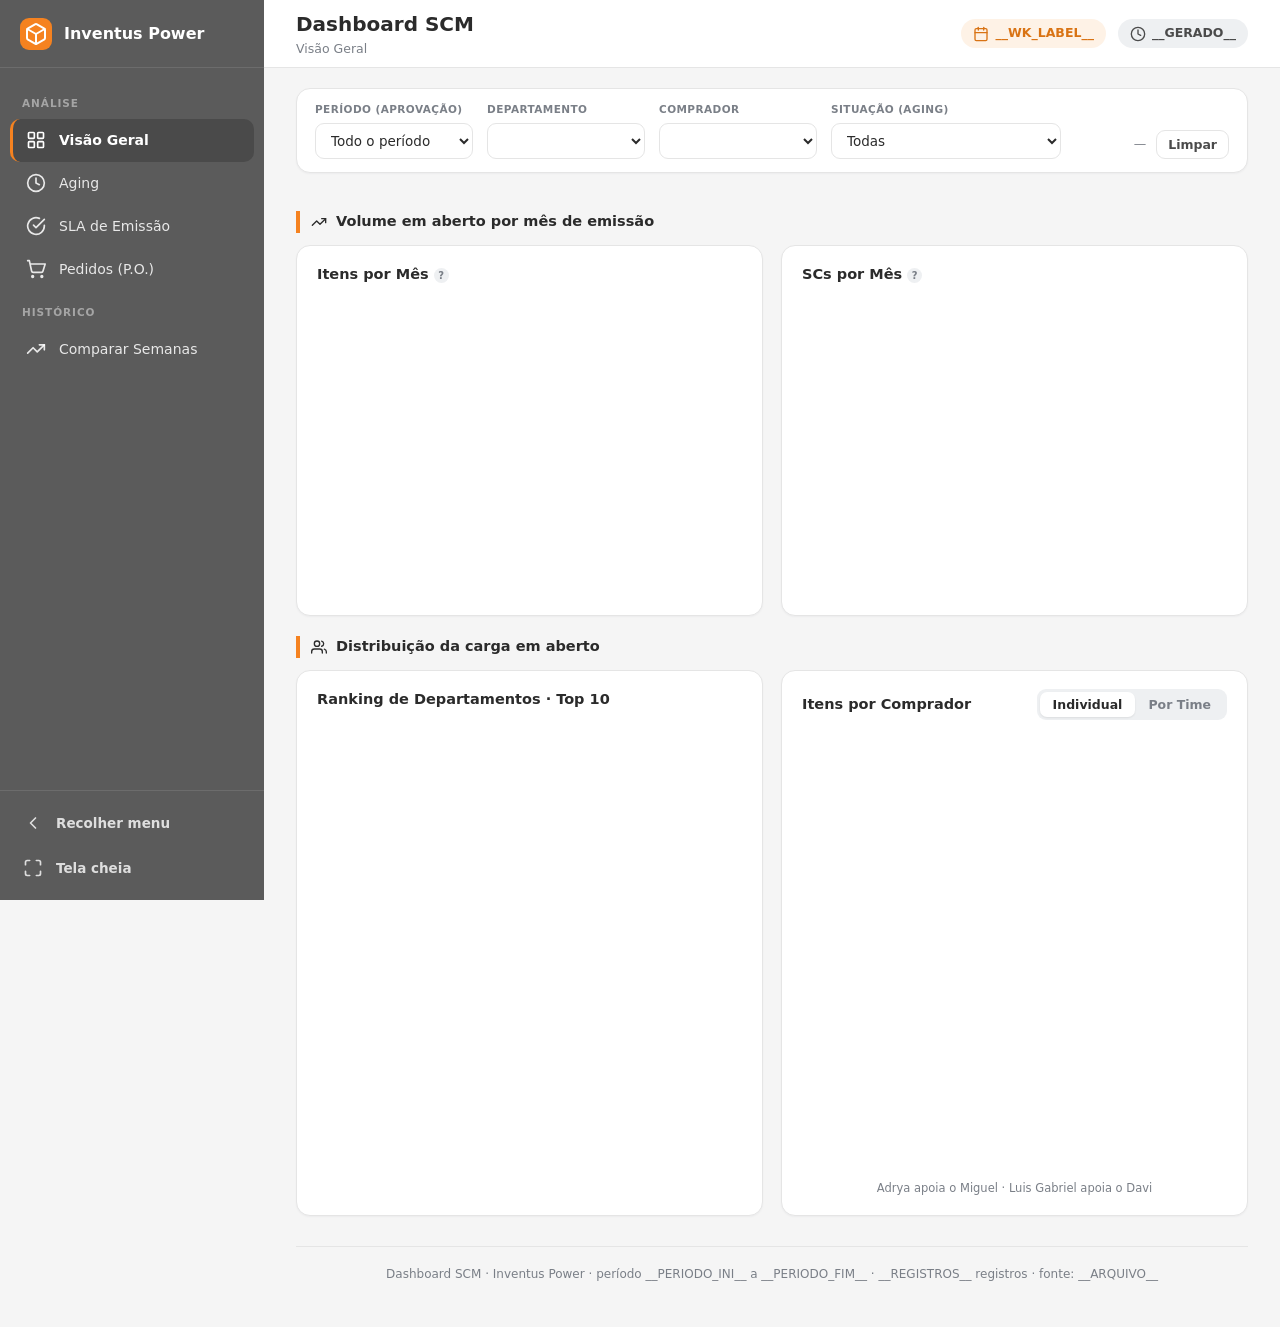
<file: template_moderno.html>
<!DOCTYPE html>
<html lang="pt-BR">
<head>
<meta charset="UTF-8">
<meta name="viewport" content="width=device-width, initial-scale=1.0">
<title>Dashboard SCM · __WK_LABEL__ · Inventus Power</title>
<script>/*__CHARTJS_LIB__*/</script>
<script>/*__DATALABELS_LIB__*/</script>
<style>
:root{
  --primary:#F58220; --primary-d:#d97314; --primary-soft:#FEF2E6;
  --sidebar:#5B5B5B; --sidebar-hover:#6d6d6d; --sidebar-active:#4a4a4a;
  --positive:#16A34A; --positive-soft:#E7F6EC;
  --negative:#DC2626; --negative-soft:#FDECEC;
  /* Série categórica dos Pedidos: laranja / azul / vermelho.
     O verde original ficava a ΔE 3,3 do laranja em protanopia — indistinguível. */
  --po-emit:#F58220; --po-entr:#1D4ED8; --po-agua:#B91C1C;
  --gray:#D8D8DD; --gray-soft:#EEF0F2;
  --bg:#F5F5F5; --surface:#FFFFFF; --border:#E5E5E5;
  --text:#2B2B2B; --text-2:#4b4b4b; --muted:#7a7f87;
  --radius:14px; --sbw:264px; --sbw-mini:68px; --hh:68px;
  --shadow:0 1px 2px rgba(15,23,42,.04);
}
*{margin:0;padding:0;box-sizing:border-box}
html,body{height:100%}
body{font-family:'Segoe UI',Roboto,'Open Sans',system-ui,-apple-system,Arial,sans-serif;
  background:var(--bg);color:var(--text);line-height:1.5;font-size:15px;-webkit-font-smoothing:antialiased}
.icon{width:20px;height:20px;fill:none;stroke:currentColor;stroke-width:2;stroke-linecap:round;stroke-linejoin:round;flex:none}
.icon.sm{width:16px;height:16px}
.icon.lg{width:24px;height:24px}

/* ============ SIDEBAR (colapsável) ============ */
.sidebar{position:fixed;top:0;left:0;bottom:0;width:var(--sbw);background:var(--sidebar);
  color:#fff;display:flex;flex-direction:column;z-index:30;transition:width .18s ease,transform .18s ease}
.sb-brand{display:flex;align-items:center;gap:12px;height:var(--hh);padding:0 20px;
  font-weight:700;font-size:16px;border-bottom:1px solid rgba(255,255,255,.1);white-space:nowrap;overflow:hidden}
.sb-brand .logo{width:32px;height:32px;border-radius:9px;background:var(--primary);
  display:flex;align-items:center;justify-content:center;color:#fff;flex:none}
.sb-menu{list-style:none;padding:14px 10px;overflow-y:auto;overflow-x:hidden;flex:1}
.sb-cat{font-size:10.5px;letter-spacing:.09em;text-transform:uppercase;color:rgba(255,255,255,.45);
  padding:14px 12px 7px;font-weight:700;white-space:nowrap}
.sb-item{display:flex;align-items:center;gap:13px;padding:11px 13px;border-radius:10px;
  color:rgba(255,255,255,.86);text-decoration:none;font-size:14px;font-weight:500;
  border-left:3px solid transparent;transition:background .12s;cursor:pointer;white-space:nowrap;overflow:hidden}
.sb-item:hover{background:var(--sidebar-hover);color:#fff}
.sb-item.active{background:var(--sidebar-active);color:#fff;border-left-color:var(--primary);font-weight:700}
.sb-foot{padding:12px 10px;border-top:1px solid rgba(255,255,255,.1);display:flex;flex-direction:column;gap:5px}
.sb-btn{display:flex;align-items:center;gap:13px;padding:10px 13px;border-radius:9px;border:none;
  background:transparent;color:rgba(255,255,255,.8);font-family:inherit;font-size:13.5px;font-weight:600;
  cursor:pointer;white-space:nowrap;overflow:hidden;text-align:left;width:100%}
.sb-btn:hover{background:var(--sidebar-hover);color:#fff}
body.mini .sidebar{width:var(--sbw-mini)}
body.mini .sb-txt{display:none}
body.mini .sb-cat{opacity:0;height:10px;padding:0}
body.mini .sb-item,body.mini .sb-btn{justify-content:center;padding-left:0;padding-right:0;gap:0}
body.mini .sb-brand{justify-content:center;padding:0}
body.mini .main{margin-left:var(--sbw-mini)}
body.zen .sidebar{transform:translateX(-100%)}
body.zen .main{margin-left:0}

/* ============ HEADER ============ */
.main{margin-left:var(--sbw);transition:margin-left .18s ease}
.header{position:sticky;top:0;z-index:20;height:var(--hh);background:var(--surface);
  border-bottom:1px solid var(--border);display:flex;align-items:center;padding:0 32px;gap:16px}
.header h1{font-size:20px;font-weight:700}
.header .crumb{font-size:12.5px;color:var(--muted);margin-top:1px}
.header .right{margin-left:auto;display:flex;align-items:center;gap:12px}
.chip{display:inline-flex;align-items:center;gap:6px;background:var(--primary-soft);
  color:var(--primary-d);font-weight:700;font-size:12.5px;padding:5px 12px;border-radius:999px;white-space:nowrap}
.chip.gray{background:var(--gray-soft);color:var(--text-2)}
.iconbtn{border:1px solid var(--border);background:#fff;border-radius:9px;padding:8px;cursor:pointer;
  color:var(--text-2);display:flex;transition:.12s}
.iconbtn:hover{border-color:var(--primary);color:var(--primary-d)}

/* ============ CONTENT ============ */
.content{padding:20px 32px 44px}
.page{display:none}
.page.active{display:block}
.pagehead{display:flex;align-items:baseline;gap:14px;margin-bottom:14px;flex-wrap:wrap}
.pagehead h2{font-size:20px;font-weight:700}
.pagehead .sub{color:var(--muted);font-size:13px}

.filters{background:var(--surface);border:1px solid var(--border);border-radius:var(--radius);
  padding:13px 18px;margin-bottom:18px;display:flex;gap:14px;flex-wrap:wrap;align-items:flex-end;box-shadow:var(--shadow)}
.fg{display:flex;flex-direction:column;gap:5px}
.fg label{font-size:10.5px;font-weight:700;color:var(--muted);text-transform:uppercase;letter-spacing:.04em}
.fg select{font-family:inherit;font-size:13.5px;color:var(--text);background:var(--surface);
  border:1px solid var(--border);border-radius:9px;padding:8px 11px;cursor:pointer;min-width:158px;max-width:230px}
.fg select:hover{border-color:var(--primary)}
.fstat{margin-left:auto;display:flex;align-items:center;gap:10px;font-size:12.5px;color:var(--muted)}
.btn{display:inline-flex;align-items:center;gap:7px;font-family:inherit;font-size:13.5px;font-weight:600;
  border:1px solid var(--border);background:var(--surface);color:var(--text-2);
  padding:8px 14px;border-radius:9px;cursor:pointer;transition:.12s}
.btn:hover{border-color:var(--primary);color:var(--primary-d)}
.btn.primary{background:var(--primary);border-color:var(--primary);color:#fff}
.btn.primary:hover{background:var(--primary-d);color:#fff}
.btn.sm{padding:6px 11px;font-size:12.5px}

/* ============ KPI CARDS ============ */
.kpis{display:grid;grid-template-columns:repeat(auto-fit,minmax(228px,1fr));gap:16px;margin-bottom:8px}
.kpi{background:var(--surface);border:1px solid var(--border);border-radius:var(--radius);
  padding:17px 19px;box-shadow:var(--shadow);cursor:pointer;transition:.12s}
.kpi:hover{border-color:var(--primary);transform:translateY(-1px)}
.kpi .top{display:flex;align-items:center;justify-content:space-between;margin-bottom:11px}
.kpi .ico{width:40px;height:40px;border-radius:11px;display:flex;align-items:center;justify-content:center;color:#fff}
.ico.orange{background:var(--primary)} .ico.blue{background:var(--po-entr)}
.ico.gray{background:var(--sidebar)} .ico.red{background:var(--negative)}
.trend{display:inline-flex;align-items:center;gap:3px;font-size:12px;font-weight:700;padding:3px 8px;border-radius:7px}
.trend.good{background:var(--positive-soft);color:var(--positive)}
.trend.bad{background:var(--negative-soft);color:var(--negative)}
.trend.flat{background:var(--gray-soft);color:var(--muted)}
.kpi .num{font-size:34px;font-weight:700;line-height:1;letter-spacing:-.02em}
.kpi .lb{font-size:14.5px;font-weight:700;margin-top:7px}
.kpi .ds{font-size:12px;color:var(--muted);margin-top:2px}

/* ============ CARDS / CHARTS ============ */
.sec{margin-top:20px}
.sec-title{display:flex;align-items:center;gap:9px;font-size:14.5px;font-weight:700;
  margin-bottom:12px;padding-left:11px;border-left:4px solid var(--primary)}
.sec-title .note-inline{margin-left:auto;font-size:11.5px;font-weight:600;color:var(--muted);
  background:var(--gray-soft);padding:3px 10px;border-radius:999px}
.grid2{display:grid;grid-template-columns:repeat(auto-fit,minmax(400px,1fr));gap:18px}
.grid-asym{display:grid;grid-template-columns:1.7fr 1fr;gap:18px}
.card{background:var(--surface);border:1px solid var(--border);border-radius:var(--radius);
  padding:18px 20px;box-shadow:var(--shadow);display:flex;flex-direction:column}
.card .ch{display:flex;align-items:center;justify-content:space-between;gap:12px;margin-bottom:12px;flex-wrap:wrap}
.card .ch h3{font-size:14.5px;font-weight:700}
.card .cw{position:relative;flex:1;min-height:300px}
.card.tall .cw{min-height:380px}
.card.xtall .cw{min-height:440px}
.seg{display:inline-flex;background:var(--gray-soft);border-radius:9px;padding:3px}
.seg button{border:none;background:transparent;padding:5px 13px;border-radius:7px;font-weight:700;
  color:var(--muted);cursor:pointer;font-size:12.5px;font-family:inherit}
.seg button.on{background:#fff;color:var(--text);box-shadow:0 1px 2px rgba(0,0,0,.08)}
.legend{display:flex;gap:18px;flex-wrap:wrap;font-size:12.5px;font-weight:600;color:var(--text-2);margin-bottom:10px}
.legend span{display:inline-flex;align-items:center;gap:6px}
.ldot{width:11px;height:11px;border-radius:3px;flex:none}
.hint{font-size:11.5px;color:var(--muted);text-align:center;margin-top:8px}
.clickable{cursor:pointer}
.info{display:inline-flex;align-items:center;justify-content:center;width:15px;height:15px;border-radius:50%;
  background:var(--gray-soft);color:var(--muted);font-size:10px;font-weight:700;cursor:help;margin-left:5px}
.empty{display:flex;align-items:center;justify-content:center;height:100%;color:var(--muted);font-size:13.5px}

.dl{list-style:none;overflow-y:auto;max-height:430px}
.dl li{display:flex;align-items:center;justify-content:space-between;padding:9px 4px;
  border-bottom:1px solid var(--gray-soft);font-size:13.5px;cursor:pointer}
.dl li:hover{background:#fafafa}
.dl li:last-child{border-bottom:none}
.dl .l{display:flex;align-items:center;gap:9px}
.dl .cdot{width:10px;height:10px;border-radius:50%;flex:none}
.dl .mut{color:var(--muted);font-size:12px}

/* ============ COMPARAR SEMANAS ============ */
.cmp-table{width:100%;border-collapse:collapse;font-size:14px}
.cmp-table th{text-align:left;font-size:11.5px;text-transform:uppercase;letter-spacing:.04em;
  color:var(--muted);font-weight:700;padding:10px 12px;border-bottom:2px solid var(--border)}
.cmp-table td{padding:11px 12px;border-bottom:1px solid var(--gray-soft)}
.cmp-table .num{text-align:right;font-variant-numeric:tabular-nums}
.cmp-table .up{color:var(--positive);font-weight:700}
.cmp-table .down{color:var(--negative);font-weight:700}
.cmp-table .flat{color:var(--muted)}
.note{background:var(--primary-soft);border:1px solid #f5d9b0;border-radius:11px;padding:14px 16px;
  font-size:13.5px;color:#6b4410}

/* ============ MODAL ============ */
.overlay{position:fixed;inset:0;background:rgba(20,20,25,.55);z-index:100;display:none;
  align-items:center;justify-content:center;padding:26px}
.overlay.open{display:flex}
.modal{background:var(--surface);border-radius:16px;width:100%;max-width:1400px;max-height:90vh;
  display:flex;flex-direction:column;overflow:hidden;box-shadow:0 18px 50px rgba(0,0,0,.3)}
.m-head{display:flex;align-items:center;gap:14px;padding:16px 20px;border-bottom:1px solid var(--border);flex-wrap:wrap}
.m-head h3{font-size:16px;font-weight:700;flex:1;min-width:200px}
.m-tools{display:flex;gap:9px;align-items:center;flex-wrap:wrap}
.searchbox{display:flex;align-items:center;gap:7px;border:1px solid var(--border);border-radius:9px;
  padding:7px 11px;color:var(--muted);min-width:200px}
.searchbox input{border:none;outline:none;font-family:inherit;font-size:13.5px;color:var(--text);width:100%;background:transparent}
.m-body{overflow:auto;padding:0 6px 6px}
table.data{width:100%;border-collapse:collapse;font-size:13px}
table.data th{position:sticky;top:0;background:var(--surface);text-align:left;font-size:11px;
  text-transform:uppercase;letter-spacing:.03em;color:var(--muted);font-weight:700;padding:9px 11px;
  border-bottom:2px solid var(--border);white-space:nowrap;cursor:pointer;z-index:1}
table.data th:hover{color:var(--primary-d)}
table.data td{padding:8px 11px;border-bottom:1px solid var(--gray-soft);white-space:nowrap}
table.data tr:hover td{background:#fafafa}
.muted{color:var(--muted)}
.foot{text-align:center;color:var(--muted);font-size:12px;margin-top:30px;padding-top:18px;border-top:1px solid var(--border)}

@media(max-width:1200px){.grid-asym{grid-template-columns:1fr}}
@media(max-width:1000px){
  :root{--sbw:0px}
  .sidebar{transform:translateX(-100%)}
  .main{margin-left:0}
  .grid2{grid-template-columns:1fr}
  .header,.content{padding-left:16px;padding-right:16px}
}
@media print{.sidebar,.filters,.iconbtn{display:none}.main{margin-left:0}}
</style>
</head>
<body>

<svg width="0" height="0" style="position:absolute" aria-hidden="true"><defs>
<symbol id="i-grid" viewBox="0 0 24 24"><rect x="3" y="3" width="7" height="7" rx="1"/><rect x="14" y="3" width="7" height="7" rx="1"/><rect x="14" y="14" width="7" height="7" rx="1"/><rect x="3" y="14" width="7" height="7" rx="1"/></symbol>
<symbol id="i-box" viewBox="0 0 24 24"><path d="M21 8v8a2 2 0 0 1-1 1.73l-7 4a2 2 0 0 1-2 0l-7-4A2 2 0 0 1 3 16V8a2 2 0 0 1 1-1.73l7-4a2 2 0 0 1 2 0l7 4A2 2 0 0 1 21 8z"/><path d="m3.3 7 8.7 5 8.7-5"/><path d="M12 22V12"/></symbol>
<symbol id="i-file-text" viewBox="0 0 24 24"><path d="M14 2H6a2 2 0 0 0-2 2v16a2 2 0 0 0 2 2h12a2 2 0 0 0 2-2V8z"/><path d="M14 2v6h6"/><path d="M16 13H8"/><path d="M16 17H8"/><path d="M10 9H8"/></symbol>
<symbol id="i-cart" viewBox="0 0 24 24"><circle cx="8" cy="21" r="1"/><circle cx="19" cy="21" r="1"/><path d="M2 2h2l2.7 12.4a2 2 0 0 0 2 1.6h9.7a2 2 0 0 0 2-1.6L23 6H5.1"/></symbol>
<symbol id="i-clipboard" viewBox="0 0 24 24"><rect x="8" y="2" width="8" height="4" rx="1"/><path d="M16 4h2a2 2 0 0 1 2 2v14a2 2 0 0 1-2 2H6a2 2 0 0 1-2-2V6a2 2 0 0 1 2-2h2"/></symbol>
<symbol id="i-trend-up" viewBox="0 0 24 24"><polyline points="22 7 13.5 15.5 8.5 10.5 2 17"/><polyline points="16 7 22 7 22 13"/></symbol>
<symbol id="i-clock" viewBox="0 0 24 24"><circle cx="12" cy="12" r="10"/><polyline points="12 6 12 12 16 14"/></symbol>
<symbol id="i-alert-tri" viewBox="0 0 24 24"><path d="m21.7 18-8-14a2 2 0 0 0-3.4 0l-8 14A2 2 0 0 0 4 21h16a2 2 0 0 0 1.7-3z"/><line x1="12" y1="9" x2="12" y2="13"/><line x1="12" y1="17" x2="12.01" y2="17"/></symbol>
<symbol id="i-check-cir" viewBox="0 0 24 24"><path d="M22 11.08V12a10 10 0 1 1-5.93-9.14"/><polyline points="22 4 12 14.01 9 11.01"/></symbol>
<symbol id="i-users" viewBox="0 0 24 24"><path d="M17 21v-2a4 4 0 0 0-4-4H5a4 4 0 0 0-4 4v2"/><circle cx="9" cy="7" r="4"/><path d="M23 21v-2a4 4 0 0 0-3-3.87"/><path d="M16 3.13a4 4 0 0 1 0 7.75"/></symbol>
<symbol id="i-search" viewBox="0 0 24 24"><circle cx="11" cy="11" r="8"/><path d="m21 21-4.3-4.3"/></symbol>
<symbol id="i-download" viewBox="0 0 24 24"><path d="M21 15v4a2 2 0 0 1-2 2H5a2 2 0 0 1-2-2v-4"/><polyline points="7 10 12 15 17 10"/><line x1="12" y1="15" x2="12" y2="3"/></symbol>
<symbol id="i-chev-left" viewBox="0 0 24 24"><polyline points="15 18 9 12 15 6"/></symbol>
<symbol id="i-chev-right" viewBox="0 0 24 24"><polyline points="9 18 15 12 9 6"/></symbol>
<symbol id="i-up-right" viewBox="0 0 24 24"><line x1="7" y1="17" x2="17" y2="7"/><polyline points="7 7 17 7 17 17"/></symbol>
<symbol id="i-down-right" viewBox="0 0 24 24"><line x1="7" y1="7" x2="17" y2="17"/><polyline points="17 7 17 17 7 17"/></symbol>
<symbol id="i-maximize" viewBox="0 0 24 24"><path d="M8 3H5a2 2 0 0 0-2 2v3"/><path d="M21 8V5a2 2 0 0 0-2-2h-3"/><path d="M3 16v3a2 2 0 0 0 2 2h3"/><path d="M16 21h3a2 2 0 0 0 2-2v-3"/></symbol>
<symbol id="i-x" viewBox="0 0 24 24"><line x1="18" y1="6" x2="6" y2="18"/><line x1="6" y1="6" x2="18" y2="18"/></symbol>
<symbol id="i-calendar" viewBox="0 0 24 24"><rect x="3" y="4" width="18" height="18" rx="2"/><line x1="16" y1="2" x2="16" y2="6"/><line x1="8" y1="2" x2="8" y2="6"/><line x1="3" y1="10" x2="21" y2="10"/></symbol>
</defs></svg>

<!-- ===== SIDEBAR ===== -->
<aside class="sidebar">
  <div class="sb-brand"><span class="logo"><svg class="icon lg"><use href="#i-box"/></svg></span><span class="sb-txt">Inventus Power</span></div>
  <ul class="sb-menu">
    <li class="sb-cat">Análise</li>
    <li><a class="sb-item active" data-page="geral"><svg class="icon"><use href="#i-grid"/></svg><span class="sb-txt">Visão Geral</span></a></li>
    <li><a class="sb-item" data-page="aging"><svg class="icon"><use href="#i-clock"/></svg><span class="sb-txt">Aging</span></a></li>
    <li><a class="sb-item" data-page="sla"><svg class="icon"><use href="#i-check-cir"/></svg><span class="sb-txt">SLA de Emissão</span></a></li>
    <li><a class="sb-item" data-page="pedidos"><svg class="icon"><use href="#i-cart"/></svg><span class="sb-txt">Pedidos (P.O.)</span></a></li>
    <li class="sb-cat">Histórico</li>
    <li><a class="sb-item" data-page="comparar"><svg class="icon"><use href="#i-trend-up"/></svg><span class="sb-txt">Comparar Semanas</span></a></li>
  </ul>
  <div class="sb-foot">
    <button class="sb-btn" id="btn_mini"><svg class="icon"><use href="#i-chev-left"/></svg><span class="sb-txt">Recolher menu</span></button>
    <button class="sb-btn" id="btn_zen"><svg class="icon"><use href="#i-maximize"/></svg><span class="sb-txt">Tela cheia</span></button>
  </div>
</aside>

<!-- ===== MAIN ===== -->
<div class="main">
  <header class="header">
    <button class="iconbtn" id="btn_show" style="display:none" title="Mostrar menu"><svg class="icon"><use href="#i-chev-right"/></svg></button>
    <div>
      <h1>Dashboard SCM</h1>
      <div class="crumb" id="crumb">Visão Geral</div>
    </div>
    <div class="right">
      <span class="chip"><svg class="icon sm"><use href="#i-calendar"/></svg>__WK_LABEL__</span>
      <span class="chip gray" id="frescor" title="Coletado em __GERADO__ · fonte: __ARQUIVO__"
        data-gerado="__GERADO__"><svg class="icon sm"><use href="#i-clock"/></svg><span>__GERADO__</span></span>
    </div>
  </header>

  <main class="content">
    <!-- FILTROS GLOBAIS -->
    <section class="filters">
      <div class="fg"><label>Período (aprovação)</label>
        <select id="f_periodo">
          <option value="all">Todo o período</option>
          <option value="30">Últimos 30 dias</option>
          <option value="60">Últimos 60 dias</option>
          <option value="90">Últimos 90 dias</option>
        </select></div>
      <div class="fg"><label>Departamento</label><select id="f_depto"></select></div>
      <div class="fg"><label>Comprador</label><select id="f_comp"></select></div>
      <div class="fg"><label>Situação (aging)</label>
        <select id="f_aging">
          <option value="all">Todas</option>
          <option value="atraso">Fora do SLA (&gt; __SLA__ dias)</option>
          <option value="ok">Dentro do SLA (&le; __SLA__ dias)</option>
        </select></div>
      <div class="fstat">
        <span id="f_status">—</span>
        <button class="btn sm" id="f_reset">Limpar</button>
      </div>
    </section>

    <!-- KPIs (sempre visíveis) -->
    <section class="kpis" id="kpis"></section>

    <!-- ===== PÁGINA: VISÃO GERAL ===== -->
    <div class="page active" id="page-geral">
      <div class="sec">
        <div class="sec-title"><svg class="icon sm"><use href="#i-trend-up"/></svg>Volume em aberto por mês de emissão</div>
        <div class="grid2">
          <div class="card"><div class="ch"><h3>Itens por Mês<span class="info" title="Itens em cotação, por mês de emissão da SC. Clique numa barra para ver os itens.">?</span></h3></div><div class="cw"><canvas id="c_itens_mes" class="clickable"></canvas></div></div>
          <div class="card"><div class="ch"><h3>SCs por Mês<span class="info" title="Solicitações distintas em cotação, por mês de emissão.">?</span></h3></div><div class="cw"><canvas id="c_scs_mes" class="clickable"></canvas></div></div>
        </div>
      </div>
      <div class="sec">
        <div class="sec-title"><svg class="icon sm"><use href="#i-users"/></svg>Distribuição da carga em aberto</div>
        <div class="grid2">
          <div class="card xtall"><div class="ch"><h3>Ranking de Departamentos · Top 10</h3></div><div class="cw"><canvas id="c_deptos" class="clickable"></canvas></div></div>
          <div class="card xtall">
            <div class="ch"><h3>Itens por Comprador</h3>
              <div class="seg"><button id="seg_ind" class="on">Individual</button><button id="seg_time">Por Time</button></div></div>
            <div class="cw"><canvas id="c_comp" class="clickable"></canvas></div>
            <div class="hint">Adrya apoia o Miguel · Luis Gabriel apoia o Davi</div>
          </div>
        </div>
      </div>
    </div>

    <!-- ===== PÁGINA: AGING ===== -->
    <div class="page" id="page-aging">
      <div class="sec">
        <div class="sec-title"><svg class="icon sm"><use href="#i-clock"/></svg>Aging dos itens em aberto (somente acima de __SLA__ dias)</div>
        <div class="grid-asym">
          <div class="card xtall"><div class="ch"><h3>Distribuição por Faixa de Dias</h3></div><div class="cw"><canvas id="c_aging" class="clickable"></canvas></div></div>
          <div class="card"><div class="ch"><h3>Detalhamento</h3></div><ul class="dl" id="aging_list"></ul></div>
        </div>
      </div>
      <div class="sec">
        <div class="sec-title"><svg class="icon sm"><use href="#i-alert-tri"/></svg>Itens atrasados por Departamento</div>
        <div class="card tall"><div class="cw"><canvas id="c_aging_depto" class="clickable"></canvas></div></div>
      </div>
    </div>

    <!-- ===== PÁGINA: SLA ===== -->
    <div class="page" id="page-sla">
      <div class="sec">
        <div class="sec-title"><svg class="icon sm"><use href="#i-check-cir"/></svg>SLA · Aprovação do gestor → Emissão do P.O. (por Item)</div>
        <div class="grid-asym">
          <div class="card xtall"><div class="ch"><h3>Distribuição por Faixa de Dias</h3></div><div class="cw"><canvas id="c_sla" class="clickable"></canvas></div></div>
          <div class="card"><div class="ch"><h3>Detalhamento</h3></div><ul class="dl" id="sla_list"></ul></div>
        </div>
      </div>
      <div class="sec">
        <div class="sec-title"><svg class="icon sm"><use href="#i-check-cir"/></svg>SLA · Aprovação do gestor → Emissão do P.O. (por Pedido)</div>
        <div class="grid-asym">
          <div class="card xtall"><div class="ch"><h3>Distribuição por Faixa de Dias</h3></div><div class="cw"><canvas id="c_sla_ped" class="clickable"></canvas></div></div>
          <div class="card"><div class="ch"><h3>Detalhamento</h3></div><ul class="dl" id="sla_ped_list"></ul></div>
        </div>
      </div>
    </div>

    <!-- ===== PÁGINA: PEDIDOS ===== -->
    <div class="page" id="page-pedidos">
      <div class="sec">
        <div class="sec-title"><svg class="icon sm"><use href="#i-cart"/></svg>Status dos Pedidos de Compra
          <span class="note-inline" id="po_note" style="display:none"></span></div>
        <div class="legend">
          <span><i class="ldot" style="background:var(--po-emit)"></i>Emitidos</span>
          <span><i class="ldot" style="background:var(--po-entr)"></i>Entregues</span>
          <span><i class="ldot" style="background:var(--po-agua)"></i>Aguardando</span>
        </div>
        <div class="grid2">
          <div class="card tall"><div class="ch"><h3>Qtd. de Pedidos (P.O.)</h3></div><div class="cw"><canvas id="c_po_pos" class="clickable"></canvas></div></div>
          <div class="card tall"><div class="ch"><h3>Qtd. de Itens de Pedido</h3></div><div class="cw"><canvas id="c_po_itens" class="clickable"></canvas></div></div>
        </div>
      </div>
    </div>

    <!-- ===== PÁGINA: COMPARAR SEMANAS ===== -->
    <div class="page" id="page-comparar">
      <div class="sec">
        <div class="sec-title"><svg class="icon sm"><use href="#i-trend-up"/></svg>Evolução dos indicadores por semana</div>
        <div class="card"><div class="cw" style="min-height:380px"><canvas id="c_trend"></canvas></div></div>
      </div>
      <div class="sec">
        <div class="sec-title"><svg class="icon sm"><use href="#i-grid"/></svg>Comparativo entre duas semanas</div>
        <div class="card">
          <div class="ch">
            <div style="display:flex;gap:14px;flex-wrap:wrap;align-items:flex-end">
              <div class="fg"><label>Semana base</label><select id="cmp_a"></select></div>
              <div class="fg"><label>Comparar com</label><select id="cmp_b"></select></div>
            </div>
          </div>
          <div id="cmp_wrap"></div>
        </div>
      </div>
      <div class="sec" id="cmp_charts_sec">
        <div class="sec-title"><svg class="icon sm"><use href="#i-users"/></svg>Gráficos lado a lado</div>
        <div class="grid2">
          <div class="card tall"><div class="ch"><h3>Aging por faixa</h3></div><div class="cw"><canvas id="c_cmp_aging"></canvas></div></div>
          <div class="card tall"><div class="ch"><h3>Itens por comprador</h3></div><div class="cw"><canvas id="c_cmp_comp"></canvas></div></div>
        </div>
      </div>
    </div>

    <div class="foot">Dashboard SCM · Inventus Power · período __PERIODO_INI__ a __PERIODO_FIM__ ·
      __REGISTROS__ registros · fonte: __ARQUIVO__</div>
  </main>
</div>

<!-- ===== MODAL DE DRILL-DOWN ===== -->
<div class="overlay" id="overlay">
  <div class="modal">
    <div class="m-head">
      <h3 id="m_title"></h3>
      <div class="m-tools">
        <span class="chip gray" id="m_count"></span>
        <div class="searchbox"><svg class="icon sm"><use href="#i-search"/></svg><input id="m_search" placeholder="Buscar..."></div>
        <button class="btn sm" id="m_toggle">Ver todos os campos</button>
        <button class="btn sm" id="m_csv"><svg class="icon sm"><use href="#i-download"/></svg>CSV</button>
        <button class="iconbtn" onclick="closeModal()"><svg class="icon sm"><use href="#i-x"/></svg></button>
      </div>
    </div>
    <div class="m-body"><table class="data" id="m_table"></table></div>
  </div>
</div>

<!-- Diagnóstico: fica vazio quando está tudo certo. Permite validar o HTML de
     forma automatizada (chrome --headless --dump-dom | procurar por #__diag). -->
<div id="__diag" hidden></div>
<script>
window.__errs = [];
window.addEventListener('error', e => window.__errs.push(String(e.message)));
</script>
<script>/*__DASH_JSON__*/</script>
<script>
(function(){
"use strict";
const DASH = window.DASH, HIST = window.HIST || [];
const REC = DASH.records, CH = DASH.charts, SLA_DIAS = __SLA__;
const C = {primary:'#F58220',ink:'#2B2B2B',emit:'#F58220',entr:'#1D4ED8',agua:'#B91C1C',
           muted:'#7a7f87',grid:'#EFEFEF',white:'#fff',sidebar:'#5B5B5B'};

Chart.register(ChartDataLabels);
Chart.defaults.font.family = "'Segoe UI',Roboto,'Open Sans',system-ui,sans-serif";
Chart.defaults.color = C.muted;
// Sem animação: os gráficos são redesenhados a cada mudança de filtro (animar 11
// gráficos a cada clique atrapalha) e a animação em página oculta deixava arcos
// e barras sem desenhar até um segundo resize.
Chart.defaults.animation = false;
Chart.defaults.animations = {};
Chart.defaults.plugins.tooltip.padding = 10;
Chart.defaults.plugins.tooltip.backgroundColor = 'rgba(43,43,43,.95)';
Chart.defaults.plugins.tooltip.cornerRadius = 8;

const $ = id => document.getElementById(id);
const fmt = n => (n==null?'—':Number(n).toLocaleString('pt-BR'));
const normJS = s => (s==null?'':String(s)).normalize('NFD').replace(/[̀-ͯ]/g,'').toLowerCase().trim();

/* ============================================================
   NAVEGAÇÃO / SIDEBAR
   ============================================================ */
const TITULOS = {geral:'Visão Geral',aging:'Aging',sla:'SLA de Emissão',
                 pedidos:'Pedidos (P.O.)',comparar:'Comparar Semanas'};
function irPara(p){
  if(!TITULOS[p] || !$('page-'+p)) p = 'geral';
  document.querySelectorAll('.sb-item').forEach(x=>x.classList.toggle('active', x.dataset.page===p));
  document.querySelectorAll('.page').forEach(x=>x.classList.remove('active'));
  $('page-'+p).classList.add('active');
  $('crumb').textContent = TITULOS[p];
  if(p==='comparar') buildCompare();
  // Chart.js precisa recalcular tamanho ao sair de display:none
  setTimeout(resizeTodos,30);
}
document.querySelectorAll('.sb-item').forEach(it=>it.onclick=()=>{
  location.hash = it.dataset.page;      // permite link direto p/ uma seção
  irPara(it.dataset.page);
});
window.addEventListener('hashchange',()=>irPara(location.hash.replace('#','')));

function aplicarEstado(){
  const mini = localStorage.getItem('scm_mini')==='1';
  const zen  = localStorage.getItem('scm_zen')==='1';
  document.body.classList.toggle('mini',mini && !zen);
  document.body.classList.toggle('zen',zen);
  $('btn_show').style.display = zen ? 'flex' : 'none';
  $('btn_mini').querySelector('use').setAttribute('href', mini?'#i-chev-right':'#i-chev-left');
  $('btn_mini').querySelector('.sb-txt').textContent = mini?'Expandir menu':'Recolher menu';
  setTimeout(resizeTodos,200);
}
$('btn_mini').onclick = ()=>{ localStorage.setItem('scm_mini', document.body.classList.contains('mini')?'0':'1'); aplicarEstado(); };
$('btn_zen').onclick  = ()=>{ localStorage.setItem('scm_zen','1'); aplicarEstado();
  if(document.documentElement.requestFullscreen) document.documentElement.requestFullscreen().catch(()=>{}); };
$('btn_show').onclick = ()=>{ localStorage.setItem('scm_zen','0'); aplicarEstado();
  if(document.fullscreenElement && document.exitFullscreen) document.exitFullscreen().catch(()=>{}); };
document.addEventListener('fullscreenchange',()=>{ if(!document.fullscreenElement && localStorage.getItem('scm_zen')==='1'){
  localStorage.setItem('scm_zen','0'); aplicarEstado(); } });
aplicarEstado();

/* ============================================================
   FRESCOR DOS DADOS
   A coleta roda 2x/dia. Como o HTML pode ficar aberto ou ser reaberto dias
   depois, o chip mostra a idade do dado e fica âmbar/vermelho quando envelhece.
   Cálculo local — nenhuma chamada à API a partir do navegador.
   ============================================================ */
(function frescor(){
  const el = $('frescor'); if(!el) return;
  const m = (el.dataset.gerado||'').match(/^(\d{2})\/(\d{2})\/(\d{4})\s+(\d{2}):(\d{2})/);
  if(!m) return;
  const quando = new Date(+m[3],+m[2]-1,+m[1],+m[4],+m[5]);
  const horas = (Date.now()-quando)/3600000;
  const txt = el.querySelector('span');
  if(horas < 1)       txt.textContent = 'atualizado agora';
  else if(horas < 24) txt.textContent = 'há '+Math.round(horas)+'h';
  else                txt.textContent = 'há '+Math.round(horas/24)+' dia(s)';
  if(horas >= 24){ el.style.background='var(--negative-soft)'; el.style.color='var(--negative)'; }
  else if(horas >= 12){ el.style.background='var(--primary-soft)'; el.style.color='var(--primary-d)'; }
})();

/* ============================================================
   MOTOR DE FILTROS
   Os rótulos pesados (faixa de aging, comprador, mês, faixa de SLA) já vêm
   calculados do Python como colunas dos registros. Aqui só se filtra e conta —
   nenhuma regra de negócio é reimplementada em JS.
   ============================================================ */
function idx(rec,key){ return rec.cols.findIndex(c=>c.key===key); }
const IX = {};
['cot','po','sla','sla_ped'].forEach(k=>{
  const r = REC[k]; if(!r) return;
  IX[k] = {sc:idx(r,'SC'), dep:idx(r,'Departamento'), buyer:idx(r,'__buyer'), time:idx(r,'__time'),
           comp:idx(r,'Comprador'), mes:idx(r,'__mes'), faixa:idx(r,'__faixa'),
           faixaSla:idx(r,'__faixa_sla'), aging:idx(r,'Aging (dias)'), aprov:idx(r,'Aprovação'),
           aprovSla:idx(r,'Data de Aprovação'), pc:idx(r,'Numero PC'), pcAlt:idx(r,'Pedido'),
           dtEmi:idx(r,'DT Emissao'), itemEnt:idx(r,'__item_entregue'), poEnt:idx(r,'__po_entregue')};
});

let F = {periodo:'all', depto:'Todos', comp:'Todos', aging:'all'};

function parseBR(s){ // "dd/mm/aaaa" -> Date
  if(!s) return null;
  const m = String(s).match(/^(\d{2})\/(\d{2})\/(\d{4})/);
  return m ? new Date(+m[3], +m[2]-1, +m[1]) : null;
}
const HOJE = new Date();

function filtrar(key){
  const rec = REC[key]; if(!rec) return [];
  const ix = IX[key];
  let rows = rec.rows;
  // Departamento — po não tem essa coluna (a origem SC7 não traz departamento)
  if(F.depto!=='Todos' && ix.dep>=0){
    const alvo = normJS(F.depto);
    rows = rows.filter(r=>normJS(r[ix.dep])===alvo);
  }
  // Comprador — usa o rótulo normalizado do time quando existir
  if(F.comp!=='Todos'){
    const alvo = normJS(F.comp);
    const ci = ix.buyer>=0 ? ix.buyer : ix.comp;
    if(ci>=0) rows = rows.filter(r=>normJS(r[ci])===alvo ||
      (ix.buyer<0 && normJS(r[ci]).indexOf(alvo)>=0));
  }
  // Período — pela data de aprovação (ou de emissão do pedido, nos P.O.)
  if(F.periodo!=='all'){
    const dias = +F.periodo;
    const corte = new Date(HOJE.getTime() - dias*86400000);
    const ci = ix.aprov>=0 ? ix.aprov : (ix.aprovSla>=0 ? ix.aprovSla : ix.dtEmi);
    if(ci>=0) rows = rows.filter(r=>{ const d=parseBR(r[ci]); return d && d>=corte; });
  }
  // Situação de aging — só faz sentido onde há a coluna de aging
  if(F.aging!=='all' && ix.aging>=0){
    rows = rows.filter(r=>{ const a=num(r[ix.aging]);
      if(isNaN(a)) return false;
      return F.aging==='atraso' ? a>SLA_DIAS : a<=SLA_DIAS; });
  }
  return rows;
}

/* Colunas numéricas chegam dos registros como STRING ('7', não 7) — comparar
   sempre pelo valor numérico, nunca por identidade. */
const num = v => (v===''||v==null) ? NaN : Number(v);
const ehMes = (r,ci,mes) => num(r[ci])===mes;

function contarPor(rows,ci,comoNumero){
  const m = new Map();
  if(ci<0) return m;
  rows.forEach(r=>{ const v = comoNumero ? num(r[ci]) : r[ci]; m.set(v,(m.get(v)||0)+1); });
  return m;
}
function distintos(rows,ci){
  if(ci<0) return 0;
  const s=new Set(); rows.forEach(r=>s.add(r[ci])); return s.size;
}

/* ---------- opções dos filtros (derivadas dos próprios dados) ---------- */
(function popularFiltros(){
  const ixc = IX.cot || {};
  const deps = (ixc.dep>=0)
    ? [...new Set(REC.cot.rows.map(r=>r[ixc.dep]))].filter(Boolean).sort((a,b)=>String(a).localeCompare(String(b),'pt'))
    : [];
  $('f_depto').innerHTML = '<option>Todos</option>' + deps.map(d=>'<option>'+d+'</option>').join('');
  const comps = (CH.comp_ind && CH.comp_ind.labels) ? CH.comp_ind.labels : [];
  $('f_comp').innerHTML = '<option>Todos</option>' + comps.map(d=>'<option>'+d+'</option>').join('');
  if(!deps.length) $('f_depto').disabled = true;
})();

['f_periodo','f_depto','f_comp','f_aging'].forEach(id=>{
  $(id).onchange = ()=>{
    F = {periodo:$('f_periodo').value, depto:$('f_depto').value,
         comp:$('f_comp').value, aging:$('f_aging').value};
    redesenhar();
  };
});
$('f_reset').onclick = ()=>{
  $('f_periodo').value='all'; $('f_depto').value='Todos'; $('f_comp').value='Todos'; $('f_aging').value='all';
  F = {periodo:'all',depto:'Todos',comp:'Todos',aging:'all'};
  redesenhar();
};

/* ============================================================
   DRILL-DOWN (modal)
   ============================================================ */
let M = {rec:null,rows:[],showAll:false,sortCol:-1,sortDir:1,title:''};
function openDrill(title,dsName,extraFilter){
  const rec = REC[dsName]; if(!rec) return;
  let rows = filtrar(dsName);
  if(extraFilter) rows = rows.filter(extraFilter);
  M = {rec,title,rows,showAll:false,sortCol:-1,sortDir:1};
  $('m_title').textContent = title;
  $('m_search').value=''; $('m_toggle').textContent='Ver todos os campos';
  renderTable();
  $('overlay').classList.add('open');
}
function closeModal(){ $('overlay').classList.remove('open'); }
window.closeModal = closeModal;
$('overlay').onclick = e=>{ if(e.target.id==='overlay') closeModal(); };
document.addEventListener('keydown', e=>{ if(e.key==='Escape') closeModal(); });

function visibleCols(){ return M.rec.cols.map((c,i)=>({c,i})).filter(o=>!o.c.hidden && (M.showAll||o.c.principal)); }
function currentRows(){
  const q = normJS($('m_search').value);
  let rows = M.rows;
  if(q){ const vc=visibleCols(); rows=rows.filter(r=>vc.some(o=>normJS(r[o.i]).includes(q))); }
  if(M.sortCol>=0){
    const ci=M.sortCol, dir=M.sortDir;
    rows = rows.slice().sort((a,b)=>{
      let x=a[ci],y=b[ci];
      if(typeof x==='number'&&typeof y==='number') return (x-y)*dir;
      const nx=Number(x),ny=Number(y);
      if(x!==''&&y!==''&&!isNaN(nx)&&!isNaN(ny)&&String(x).indexOf('/')<0) return (nx-ny)*dir;
      return String(x).localeCompare(String(y),'pt')*dir;
    });
  }
  return rows;
}
function renderTable(){
  const vc=visibleCols(), rows=currentRows(), cap=4000;
  $('m_count').textContent = fmt(rows.length)+' registros';
  let h='<thead><tr>';
  vc.forEach(o=>{ const a=(M.sortCol===o.i)?(M.sortDir>0?' ▲':' ▼'):''; h+='<th data-ci="'+o.i+'">'+o.c.label+a+'</th>'; });
  h+='</tr></thead><tbody>';
  rows.slice(0,cap).forEach(r=>{ h+='<tr>'; vc.forEach(o=>{ const v=r[o.i];
    h+='<td>'+(v===''||v==null?'<span class="muted">—</span>':String(v))+'</td>'; }); h+='</tr>'; });
  h+='</tbody>';
  const t=$('m_table'); t.innerHTML=h;
  t.querySelectorAll('th').forEach(th=>th.onclick=()=>{ const ci=+th.dataset.ci;
    if(M.sortCol===ci) M.sortDir*=-1; else {M.sortCol=ci;M.sortDir=1;} renderTable(); });
}
$('m_search').oninput = renderTable;
$('m_toggle').onclick = function(){ M.showAll=!M.showAll;
  this.textContent = M.showAll?'Ver só principais':'Ver todos os campos'; renderTable(); };
$('m_csv').onclick = function(){
  const vc=visibleCols(), rows=currentRows();
  const esc=v=>'"'+String(v==null?'':v).replace(/"/g,'""')+'"';
  let csv=vc.map(o=>esc(o.c.label)).join(';')+'\n';
  rows.forEach(r=>{ csv+=vc.map(o=>esc(r[o.i])).join(';')+'\n'; });
  const blob=new Blob(['﻿'+csv],{type:'text/csv;charset=utf-8;'});
  const a=document.createElement('a'); a.href=URL.createObjectURL(blob);
  a.download=(M.title.replace(/[^\w\-]+/g,'_'))+'.csv'; a.click();
};

/* ============================================================
   GRÁFICOS
   ============================================================ */
const baseBar={responsive:true,maintainAspectRatio:false,plugins:{legend:{display:false}},
  scales:{y:{beginAtZero:true,grid:{color:C.grid},ticks:{color:C.muted,font:{size:11}}},
          x:{grid:{display:false},ticks:{color:C.muted,font:{size:12,weight:'600'}}}}};
const noY = {...baseBar.scales, y:{...baseBar.scales.y, display:false}};
const dlWhite = (size)=>({color:C.white,anchor:'center',align:'center',
  font:{weight:'bold',size:size||12},formatter:v=>v||''});
function onBar(cb){ return (e,els)=>{ if(els.length) cb(els[0].index,els[0].datasetIndex); }; }

const G = {};                       // instâncias vivas, por id
function draw(id,cfg){
  const el=$(id); if(!el) return null;
  if(G[id]) G[id].destroy();
  vazio(id,false);
  G[id]=new Chart(el,cfg); return G[id];
}
/* Estado vazio SEM destruir o canvas: sobrepõe um aviso e esconde o gráfico,
   para que limpar o filtro volte a desenhar normalmente. */
function vazio(id,mostrar,texto){
  const el=$(id); if(!el) return;
  const cw = el.parentElement;
  let msg = cw.querySelector('.empty');
  if(mostrar){
    if(G[id]){ G[id].destroy(); delete G[id]; }
    if(!msg){ msg=document.createElement('div'); msg.className='empty'; cw.appendChild(msg); }
    msg.textContent = texto || 'Sem dados para o filtro atual';
    msg.style.display='flex'; el.style.display='none';
  }else{
    if(msg) msg.style.display='none';
    el.style.display='';
  }
}
function resizeTodos(){ Object.values(G).forEach(c=>{ try{c.resize();}catch(e){} }); }

let compMode='ind';
$('seg_ind').onclick = function(){ compMode='ind'; this.classList.add('on'); $('seg_time').classList.remove('on'); desenharComp(); };
$('seg_time').onclick= function(){ compMode='time'; this.classList.add('on'); $('seg_ind').classList.remove('on'); desenharComp(); };

/* ---- KPIs ---- */
function anteriorHist(){
  // o snapshot da semana corrente é o último; o comparativo é com o anterior
  return HIST.length>=2 ? HIST[HIST.length-2] : null;
}
function desenharKpis(cot,po){
  const prev = anteriorHist();
  const semFiltro = (F.periodo==='all'&&F.depto==='Todos'&&F.comp==='Todos'&&F.aging==='all');
  const vals = {
    itens_abertos: cot.length,
    scs_abertas:   distintos(cot, IX.cot.sc),
    pos_emitidos:  distintos(po, IX.po.pc>=0?IX.po.pc:IX.po.pcAlt),
    itens_pos:     po.length,
  };
  const defs=[
    {k:'itens_abertos',ic:'i-box',      cls:'orange',lb:'Itens Abertos',   ds:'Em cotação, aguardando pedido',   melhorSubindo:false,rec:'cot'},
    {k:'scs_abertas',  ic:'i-file-text',cls:'gray',  lb:'SCs Abertas',     ds:'Solicitações ainda em cotação',   melhorSubindo:false,rec:'cot'},
    {k:'pos_emitidos', ic:'i-cart',     cls:'blue',  lb:'P.O. Emitidos',   ds:'Pedidos gerados no período',      melhorSubindo:true, rec:'po'},
    {k:'itens_pos',    ic:'i-clipboard',cls:'orange',lb:'Itens com P.O.',  ds:'Itens já em pedido de compra',    melhorSubindo:true, rec:'po'},
  ];
  $('kpis').innerHTML = defs.map((d,i)=>{
    const v = vals[d.k];
    let trend='';
    if(prev && semFiltro && prev.kpis && prev.kpis[d.k]!=null){
      const p = prev.kpis[d.k], dif = v-p;
      const pct = p ? (dif/p*100) : 0;
      const cls = dif===0 ? 'flat' : ((dif>0)===d.melhorSubindo ? 'good':'bad');
      const arrow = dif===0 ? '' : '<svg class="icon sm"><use href="#'+(dif>0?'i-up-right':'i-down-right')+'"/></svg>';
      trend = '<span class="trend '+cls+'" title="vs. '+prev.label+'">'+arrow+
              (dif>0?'+':'')+pct.toFixed(1).replace('.',',')+'%</span>';
    }
    const rodape = (prev && semFiltro && prev.kpis && prev.kpis[d.k]!=null)
      ? d.ds+' · '+prev.label+': '+fmt(prev.kpis[d.k])
      : (semFiltro ? d.ds : d.ds+' · filtrado');
    return '<div class="kpi" data-i="'+i+'"><div class="top"><div class="ico '+d.cls+'">'+
      '<svg class="icon"><use href="#'+d.ic+'"/></svg></div>'+trend+'</div>'+
      '<div class="num">'+fmt(v)+'</div><div class="lb">'+d.lb+'</div><div class="ds">'+rodape+'</div></div>';
  }).join('');
  document.querySelectorAll('.kpi').forEach(el=>el.onclick=()=>{
    const d=defs[+el.dataset.i]; openDrill(d.lb,d.rec,null);
  });
}

/* ---- Visão geral ---- */
function desenharMeses(cot){
  const meses = CH.itens_mes.meses, labels = CH.itens_mes.labels, ci = IX.cot.mes;
  const porMes = contarPor(cot, ci, true);
  const itens = meses.map(m=>porMes.get(m)||0);
  const scsPorMes = meses.map(m=>{
    const s=new Set(); cot.forEach(r=>{ if(ehMes(r,ci,m)) s.add(r[IX.cot.sc]); }); return s.size; });
  const cfg = (dados,titulo)=>({type:'bar',
    data:{labels,datasets:[{data:dados,backgroundColor:C.primary,borderRadius:4,barPercentage:.68}]},
    options:{...baseBar,onClick:onBar(i=>openDrill(titulo+' · '+labels[i],'cot',
        r=>ehMes(r,ci,meses[i]))),
      plugins:{legend:{display:false},datalabels:dlWhite(12)},scales:noY}});
  draw('c_itens_mes', cfg(itens,'Itens'));
  draw('c_scs_mes',   cfg(scsPorMes,'SCs'));
}
function desenharDeptos(cot){
  const m = contarPor(cot, IX.cot.dep);
  const top = [...m.entries()].sort((a,b)=>b[1]-a[1]).slice(0,10);
  draw('c_deptos',{type:'bar',
    data:{labels:top.map(e=>e[0]),datasets:[{data:top.map(e=>e[1]),backgroundColor:C.primary,borderRadius:4,barPercentage:.82}]},
    options:{...baseBar,indexAxis:'y',
      // folga à direita para o rótulo do valor não ser cortado quando a barra
      // ocupa a largura toda (acontece quando há poucos departamentos)
      layout:{padding:{right:52}},
      onClick:onBar(i=>openDrill('Departamento: '+top[i][0],'cot',r=>r[IX.cot.dep]===top[i][0])),
      plugins:{legend:{display:false},datalabels:{color:C.sidebar,anchor:'end',align:'end',offset:6,
        clip:false,font:{weight:'bold',size:13},formatter:v=>fmt(v)}},
      scales:{x:{display:false,grace:'6%'},y:{grid:{display:false},ticks:{color:C.muted,font:{size:12.5,weight:'600'}}}}}});
}
function desenharComp(){
  const cot = filtrar('cot');
  const ci = compMode==='ind' ? IX.cot.buyer : IX.cot.time;
  const ordem = (compMode==='ind' ? CH.comp_ind.labels : CH.comp_time.labels);
  const m = contarPor(cot, ci);
  const labels = ordem.filter(l=>m.get(l)); const values = labels.map(l=>m.get(l));
  const cores = labels.map(l=>/sem comprador/i.test(l)?C.muted:C.primary);
  draw('c_comp',{type:'bar',
    data:{labels,datasets:[{data:values,backgroundColor:cores,borderRadius:4,barPercentage:.62}]},
    options:{...baseBar,onClick:onBar(i=>openDrill('Comprador: '+labels[i],'cot',r=>r[ci]===labels[i])),
      plugins:{legend:{display:false},datalabels:dlWhite(13)},scales:noY}});
}

/* ---- donut genérico (aging + SLA) ---- */
function donut(canvasId,listaId,labels,values,cores,centroNum,centroLb,dsName,colIdx,titulo){
  const el=$(canvasId); if(!el) return;
  if(!labels.length){
    vazio(canvasId,true);
    if($(listaId)) $(listaId).innerHTML='';
    return;
  }
  const centro={id:'ct_'+canvasId,afterDraw(chart){
    const {ctx,chartArea:{left,top,width,height}}=chart; ctx.save();
    const x=left+width/2,y=top+height/2;
    ctx.textAlign='center'; ctx.textBaseline='middle';
    ctx.font="bold 32px 'Segoe UI',Arial"; ctx.fillStyle=C.ink; ctx.fillText(fmt(centroNum),x,y-8);
    ctx.font="500 12.5px 'Segoe UI'"; ctx.fillStyle=C.muted; ctx.fillText(centroLb,x,y+16); ctx.restore(); }};
  draw(canvasId,{type:'doughnut',
    data:{labels,datasets:[{data:values,backgroundColor:cores,borderColor:C.white,borderWidth:3,hoverOffset:8}]},
    options:{cutout:'62%',responsive:true,maintainAspectRatio:false,
      onClick:onBar(i=>openDrill(titulo+': '+labels[i],dsName,r=>r[colIdx]===labels[i])),
      plugins:{legend:{position:'bottom',labels:{color:C.muted,font:{size:11},padding:11,usePointStyle:true,boxWidth:8}},
        datalabels:{color:C.white,font:{weight:'bold',size:11},formatter:v=>v>=10?v:''}}},
    plugins:[centro]});
  const tot = values.reduce((a,b)=>a+b,0);
  const ul=$(listaId); if(!ul) return;
  ul.innerHTML = labels.map((l,i)=>{
    const pct = tot ? (values[i]/tot*100) : 0;
    return '<li data-l="'+encodeURIComponent(l)+'"><span class="l"><i class="cdot" style="background:'+cores[i]+'"></i>'+l+'</span>'+
      '<span><b style="color:'+cores[i]+'">'+fmt(values[i])+'</b> <span class="mut">('+pct.toFixed(0)+'%)</span></span></li>';
  }).join('');
  ul.querySelectorAll('li').forEach(li=>li.onclick=()=>{
    const l=decodeURIComponent(li.dataset.l); openDrill(titulo+': '+l,dsName,r=>r[colIdx]===l); });
}

function desenharAging(cot){
  const ordem = CH.aging.labels, cores = CH.aging.colors;
  const m = contarPor(cot, IX.cot.faixa);
  const labels=[],values=[],cs=[];
  ordem.forEach((l,i)=>{ const v=m.get(l)||0; if(v>0){labels.push(l);values.push(v);cs.push(cores[i]);} });
  const total = values.reduce((a,b)=>a+b,0);
  donut('c_aging','aging_list',labels,values,cs,total,'em atraso','cot',IX.cot.faixa,'Aging');

  // atrasados por departamento
  const atras = cot.filter(r=>num(r[IX.cot.aging])>SLA_DIAS);
  const md = contarPor(atras, IX.cot.dep);
  const top = [...md.entries()].sort((a,b)=>b[1]-a[1]).slice(0,10);
  draw('c_aging_depto',{type:'bar',
    data:{labels:top.map(e=>e[0]),datasets:[{data:top.map(e=>e[1]),backgroundColor:C.agua,borderRadius:4,barPercentage:.7}]},
    options:{...baseBar,
      onClick:onBar(i=>openDrill('Atrasados · '+top[i][0],'cot',
        r=>r[IX.cot.dep]===top[i][0] && num(r[IX.cot.aging])>SLA_DIAS)),
      plugins:{legend:{display:false},datalabels:{color:C.sidebar,anchor:'end',align:'top',offset:4,
        font:{weight:'bold',size:13},formatter:v=>fmt(v)}},
      scales:{...noY,x:{...baseBar.scales.x,ticks:{color:C.muted,font:{size:11.5,weight:'600'},maxRotation:38,minRotation:38}}}}});
}

function desenharSla(){
  [['sla','c_sla','sla_list','Itens','SLA por Item',CH.sla],
   ['sla_ped','c_sla_ped','sla_ped_list','Pedidos','SLA por Pedido',CH.sla_ped]].forEach(([ds,cid,lid,centroLb,titulo,base])=>{
    if(!base || !REC[ds]) return;
    const rows = filtrar(ds);
    const ci = IX[ds].faixaSla;
    const m = contarPor(rows, ci);
    const labels=[],values=[],cs=[];
    base.labels.forEach((l,i)=>{ const v=m.get(l)||0; if(v>0){labels.push(l);values.push(v);cs.push(base.colors[i]);} });
    donut(cid,lid,labels,values,cs,values.reduce((a,b)=>a+b,0),centroLb,ds,ci,titulo);
  });
}

function desenharPedidos(po){
  const meses = CH.po_pos.meses, labels = CH.po_pos.labels;
  const ixp = IX.po, pcCol = ixp.pc>=0?ixp.pc:ixp.pcAlt;
  const series = (nivelPo)=>{
    const emit=[],entr=[],agua=[];
    meses.forEach(mes=>{
      const g = po.filter(r=>ehMes(r,ixp.mes,mes));
      if(nivelPo){
        const todos=new Set(), ent=new Set();
        g.forEach(r=>{ todos.add(r[pcCol]); if(num(r[ixp.poEnt])===1) ent.add(r[pcCol]); });
        emit.push(todos.size); entr.push(ent.size); agua.push(Math.max(0,todos.size-ent.size));
      }else{
        const e = g.filter(r=>num(r[ixp.itemEnt])===1).length;
        emit.push(g.length); entr.push(e); agua.push(Math.max(0,g.length-e));
      }
    });
    return {emit,entr,agua};
  };
  const nomes=['Emitidos','Entregues','Aguardando'], cores=[C.emit,C.entr,C.agua];
  [['c_po_pos',true],['c_po_itens',false]].forEach(([cid,nivelPo])=>{
    const s = series(nivelPo);
    const flagCol = nivelPo ? ixp.poEnt : ixp.itemEnt;
    draw(cid,{type:'bar',
      data:{labels,datasets:[
        {label:'Emitidos',data:s.emit,backgroundColor:cores[0],borderRadius:3},
        {label:'Entregues',data:s.entr,backgroundColor:cores[1],borderRadius:3},
        {label:'Aguardando',data:s.agua,backgroundColor:cores[2],borderRadius:3}]},
      options:{...baseBar,
        onClick:(e,els)=>{ if(!els.length) return;
          const el=els[0], mes=meses[el.index], di=el.datasetIndex;
          openDrill(nomes[di]+' · '+labels[el.index],'po', r=>{
            if(!ehMes(r,ixp.mes,mes)) return false;
            if(di===1) return num(r[flagCol])===1;
            if(di===2) return num(r[flagCol])!==1;
            return true; }); },
        plugins:{legend:{display:false},datalabels:dlWhite(10)},scales:noY}});
  });
  // A origem dos Pedidos (SC7) não tem Departamento nem aging do item. Avisar em
  // vez de deixar o comprador achar que o número já está filtrado.
  const naoAplicaveis = [];
  if(F.depto!=='Todos' && IX.po.dep<0) naoAplicaveis.push('Departamento');
  if(F.aging!=='all'  && IX.po.aging<0) naoAplicaveis.push('Situação (aging)');
  const aviso = naoAplicaveis.length
    ? 'não se aplica a Pedidos: '+naoAplicaveis.join(' · ') : '';
  $('po_note').style.display = aviso ? 'inline-block' : 'none';
  $('po_note').textContent = aviso;
}

/* ---- orquestrador ---- */
function redesenhar(){
  const cot = filtrar('cot'), po = filtrar('po');
  desenharKpis(cot,po);
  desenharMeses(cot);
  desenharDeptos(cot);
  desenharComp();
  desenharAging(cot);
  desenharSla();
  desenharPedidos(po);
  const ativo = (F.periodo!=='all'||F.depto!=='Todos'||F.comp!=='Todos'||F.aging!=='all');
  $('f_status').textContent = ativo
    ? fmt(cot.length)+' itens · '+fmt(po.length)+' itens de P.O. (filtrado)'
    : fmt(cot.length)+' itens em aberto · '+fmt(po.length)+' itens de P.O.';
}

/* ============================================================
   COMPARAR SEMANAS
   ============================================================ */
let compareBuilt=false;
function buildCompare(){
  if(compareBuilt) return; compareBuilt=true;
  const labels = HIST.map(h=>h.label+'/'+String(h.ano).slice(2));
  const series=[
    {lb:'Itens Abertos',   col:C.primary, get:h=>h.kpis.itens_abertos},
    {lb:'SCs Abertas',     col:C.entr,    get:h=>h.kpis.scs_abertas},
    {lb:'P.O. Emitidos',   col:'#16A34A', get:h=>h.kpis.pos_emitidos},
    {lb:'Atrasados >'+SLA_DIAS+'d', col:C.agua, get:h=>h.atrasados_15},
  ];
  draw('c_trend',{type:'line',
    data:{labels,datasets:series.map(s=>({label:s.lb,data:HIST.map(s.get),borderColor:s.col,
      backgroundColor:s.col,tension:.3,borderWidth:2,pointRadius:4,pointHoverRadius:7}))},
    options:{responsive:true,maintainAspectRatio:false,interaction:{mode:'index',intersect:false},
      plugins:{legend:{position:'top',labels:{usePointStyle:true,boxWidth:8,font:{weight:'600'}}},
        datalabels:{display:false}},
      scales:{y:{beginAtZero:true,grid:{color:C.grid}},x:{grid:{display:false}}}}});

  const selA=$('cmp_a'), selB=$('cmp_b');
  const opts = HIST.map((h,i)=>'<option value="'+i+'">'+h.label+'/'+h.ano+'</option>').join('');
  selA.innerHTML=opts; selB.innerHTML=opts;
  if(HIST.length>=2){ selA.value=HIST.length-1; selB.value=HIST.length-2; }
  selA.onchange=selB.onchange=desenharComparativo;
  desenharComparativo();
}
function desenharComparativo(){
  const wrap=$('cmp_wrap');
  if(HIST.length<2){
    wrap.innerHTML='<div class="note">Ainda há apenas <b>'+HIST.length+'</b> semana registrada. '+
      'O comparativo aparece quando existir uma segunda semana no histórico.</div>';
    $('cmp_charts_sec').style.display='none'; return;
  }
  $('cmp_charts_sec').style.display='';
  const A=HIST[+$('cmp_a').value], B=HIST[+$('cmp_b').value];
  const linhas=[
    ['Itens Abertos',      A.kpis.itens_abertos, B.kpis.itens_abertos, true],
    ['SCs Abertas',        A.kpis.scs_abertas,   B.kpis.scs_abertas,   true],
    ['P.O. Emitidos',      A.kpis.pos_emitidos,  B.kpis.pos_emitidos,  false],
    ['Itens com P.O.',     A.kpis.itens_pos,     B.kpis.itens_pos,     false],
    ['Itens Atrasados (>'+SLA_DIAS+'d)', A.atrasados_15, B.atrasados_15, true],
  ];
  let h='<table class="cmp-table"><thead><tr><th>Indicador</th>'+
    '<th class="num">'+B.label+'</th><th class="num">'+A.label+'</th>'+
    '<th class="num">Δ</th><th class="num">%</th></tr></thead><tbody>';
  linhas.forEach(([lb,a,b,ruimSubir])=>{
    if(a==null||b==null){ h+='<tr><td>'+lb+'</td><td class="num">'+fmt(b)+'</td><td class="num">'+fmt(a)+
      '</td><td class="num flat">—</td><td class="num flat">—</td></tr>'; return; }
    const d=a-b, pct=b?(d/b*100):0;
    let cls='flat',arw='→';
    if(d>0){ arw='▲'; cls=ruimSubir?'down':'up'; } else if(d<0){ arw='▼'; cls=ruimSubir?'up':'down'; }
    h+='<tr><td>'+lb+'</td><td class="num">'+fmt(b)+'</td><td class="num">'+fmt(a)+'</td>'+
       '<td class="num '+cls+'">'+arw+' '+fmt(Math.abs(d))+'</td>'+
       '<td class="num '+cls+'">'+(b?(pct>0?'+':'')+pct.toFixed(1)+'%':'—')+'</td></tr>';
  });
  wrap.innerHTML = h+'</tbody></table>';
  desenharCmpGraficos(A,B);
}
function desenharCmpGraficos(A,B){
  // Só as semanas cujo snapshot já guarda as séries (snapshots 2.0)
  const pares=[['c_cmp_aging','aging'],['c_cmp_comp','comp_ind']];
  pares.forEach(([cid,chave])=>{
    const sa=A.charts&&A.charts[chave], sb=B.charts&&B.charts[chave];
    if(!$(cid)) return;
    if(!sa||!sb){
      vazio(cid,true,'Uma das semanas ainda não guarda as séries do gráfico '+
        '(disponível nos snapshots gerados a partir desta versão)');
      return;
    }
    const labels=[...new Set([...sa.labels,...sb.labels])];
    const serie=(s)=>labels.map(l=>{ const i=s.labels.indexOf(l); return i<0?0:s.values[i]; });
    draw(cid,{type:'bar',
      data:{labels,datasets:[
        {label:B.label,data:serie(sb),backgroundColor:C.muted,borderRadius:3},
        {label:A.label,data:serie(sa),backgroundColor:C.primary,borderRadius:3}]},
      options:{...baseBar,plugins:{legend:{position:'top',labels:{usePointStyle:true,boxWidth:8}},
        datalabels:{display:false}},
        scales:{...baseBar.scales,x:{...baseBar.scales.x,ticks:{color:C.muted,font:{size:11},maxRotation:38,minRotation:38}}}}});
  });
}

/* ============================================================ */
redesenhar();
if(location.hash) irPara(location.hash.replace('#',''));

/* Diagnóstico para verificação automatizada (não afeta a UI). */
try{
  buildCompare();                        // exercita a aba de histórico
  const antes = filtrar('cot').length;
  F = {periodo:'all',depto:'Todos',comp:'Todos',aging:'atraso'};
  const filtrado = filtrar('cot').length; // exercita o motor de filtros
  F = {periodo:'all',depto:'Todos',comp:'Todos',aging:'all'};
  $('__diag').textContent = JSON.stringify({
    graficos: Object.keys(G).length,
    kpis: document.querySelectorAll('.kpi').length,
    itens: antes, atrasados: filtrado,
    deptos: $('f_depto').options.length-1,
    semanas: HIST.length,
    erros: window.__errs
  });
}catch(e){ $('__diag').textContent = JSON.stringify({falha:String(e)}); }
})();
</script>
</body>
</html>
</file>
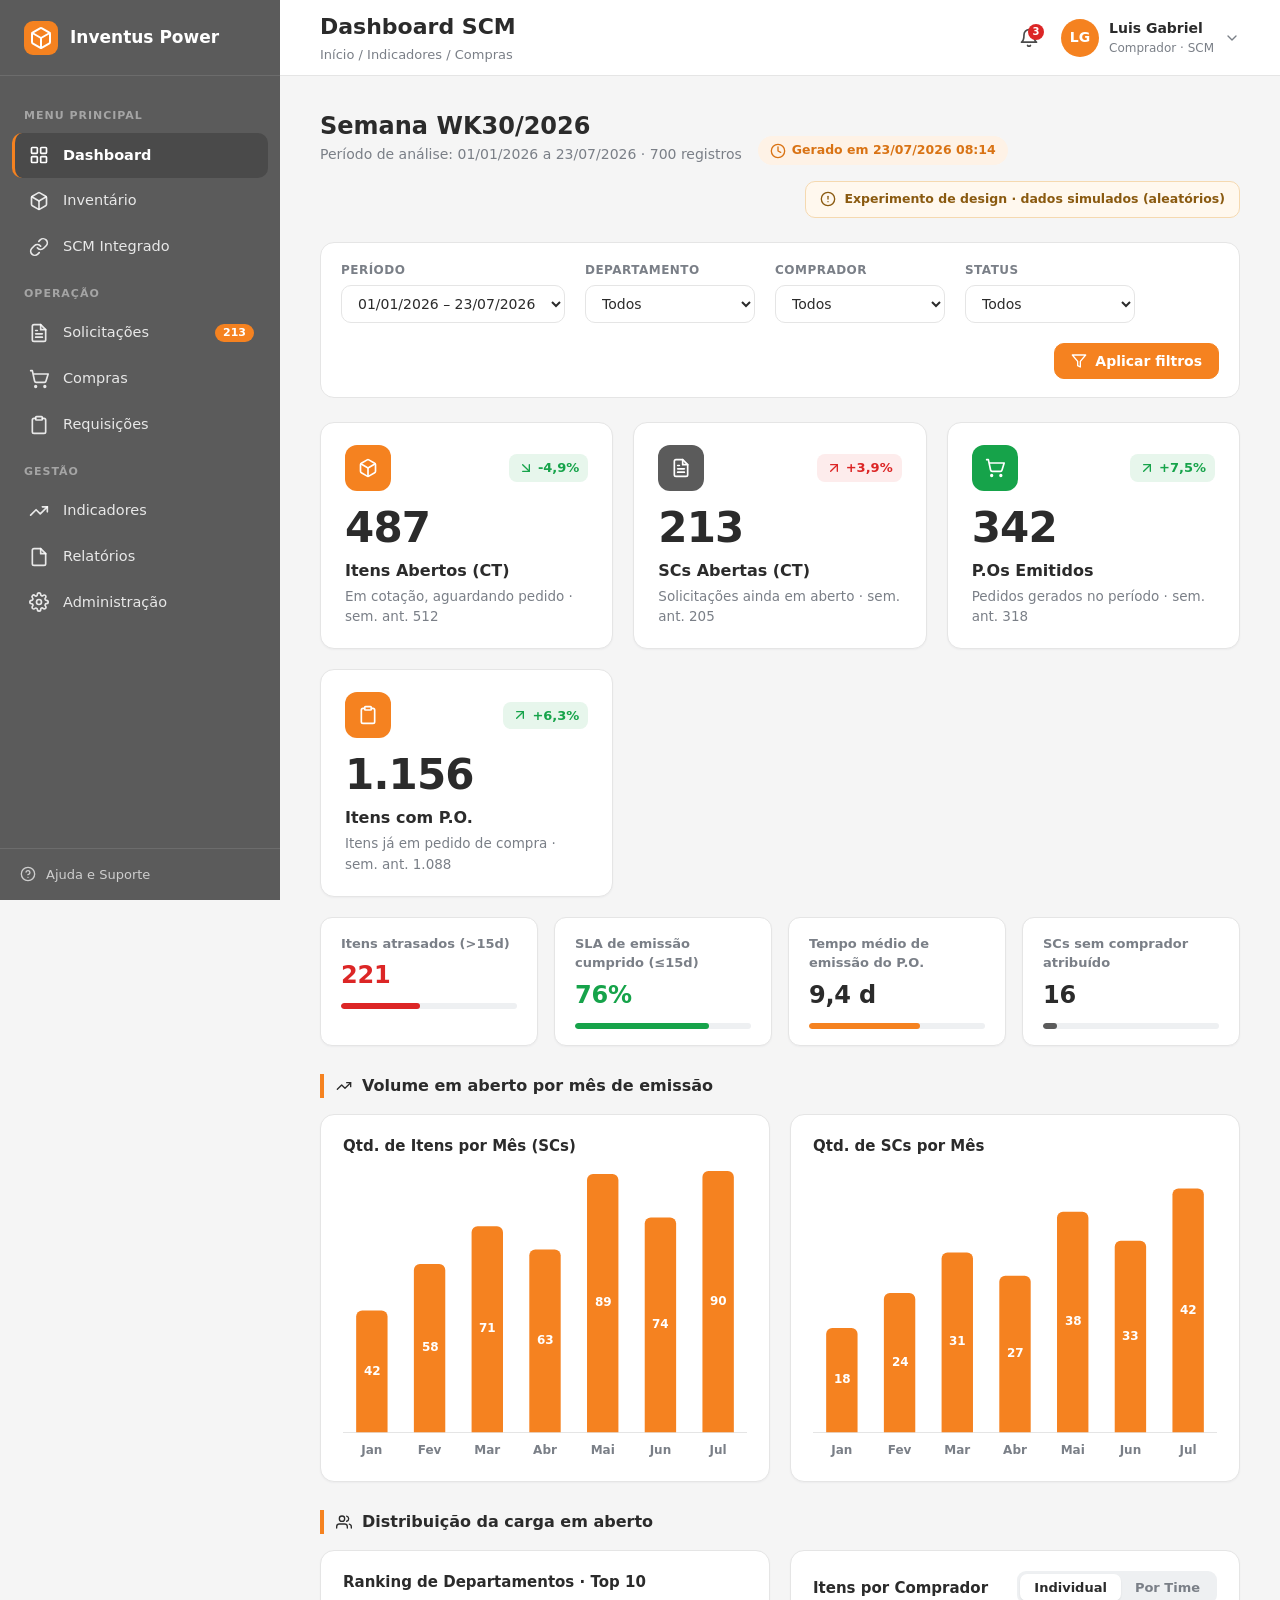
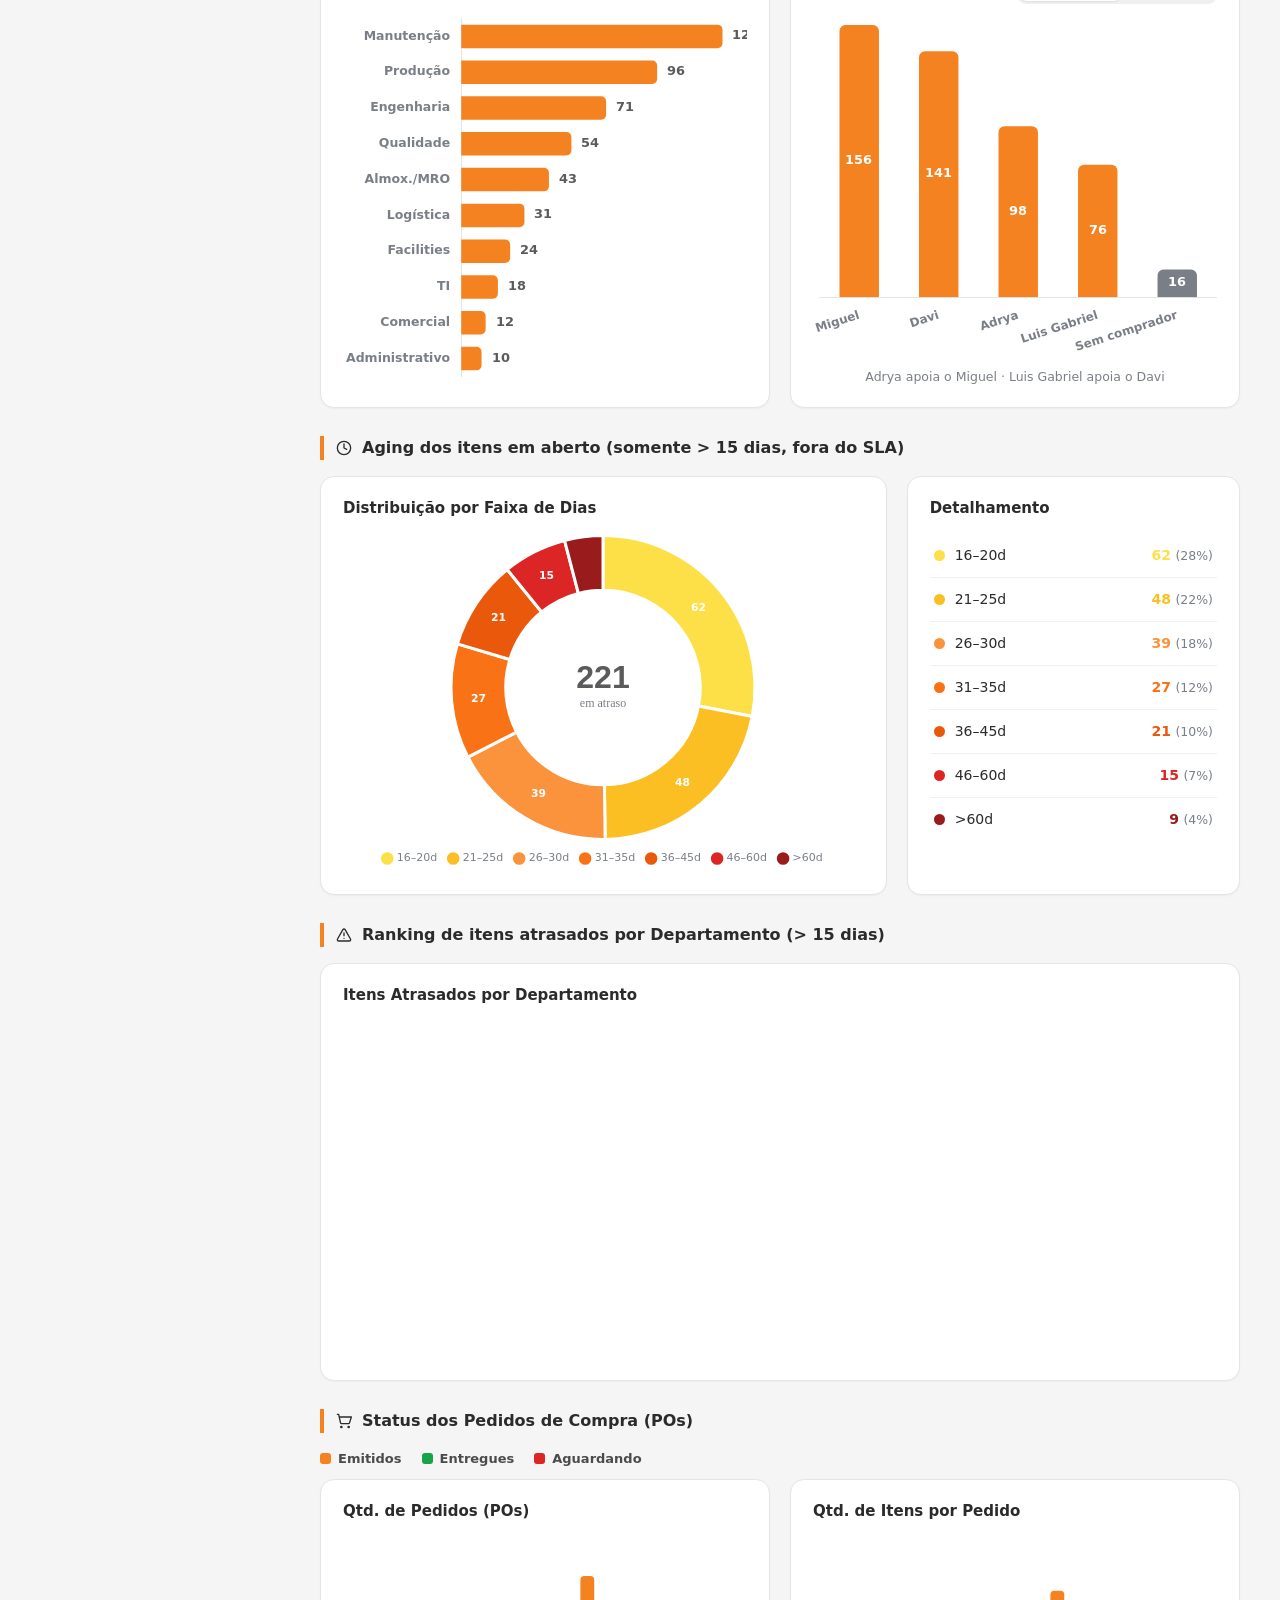
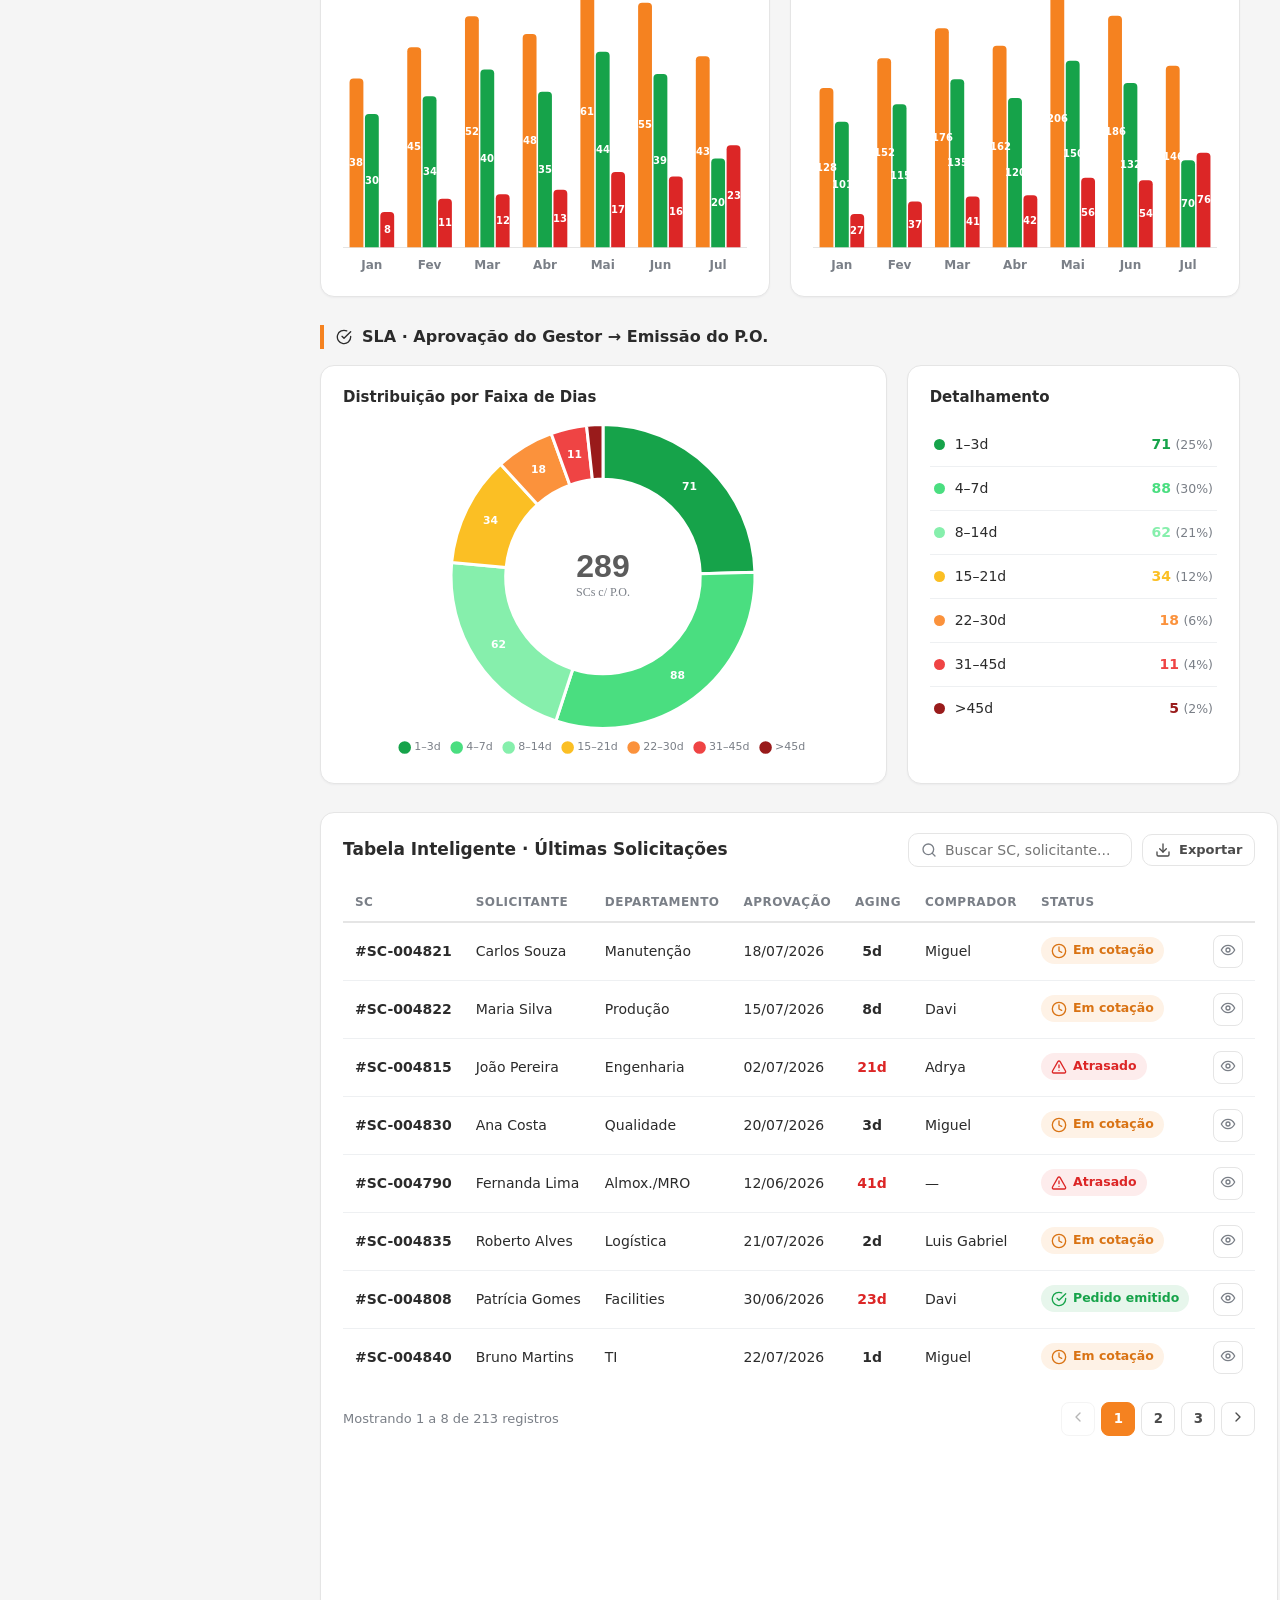
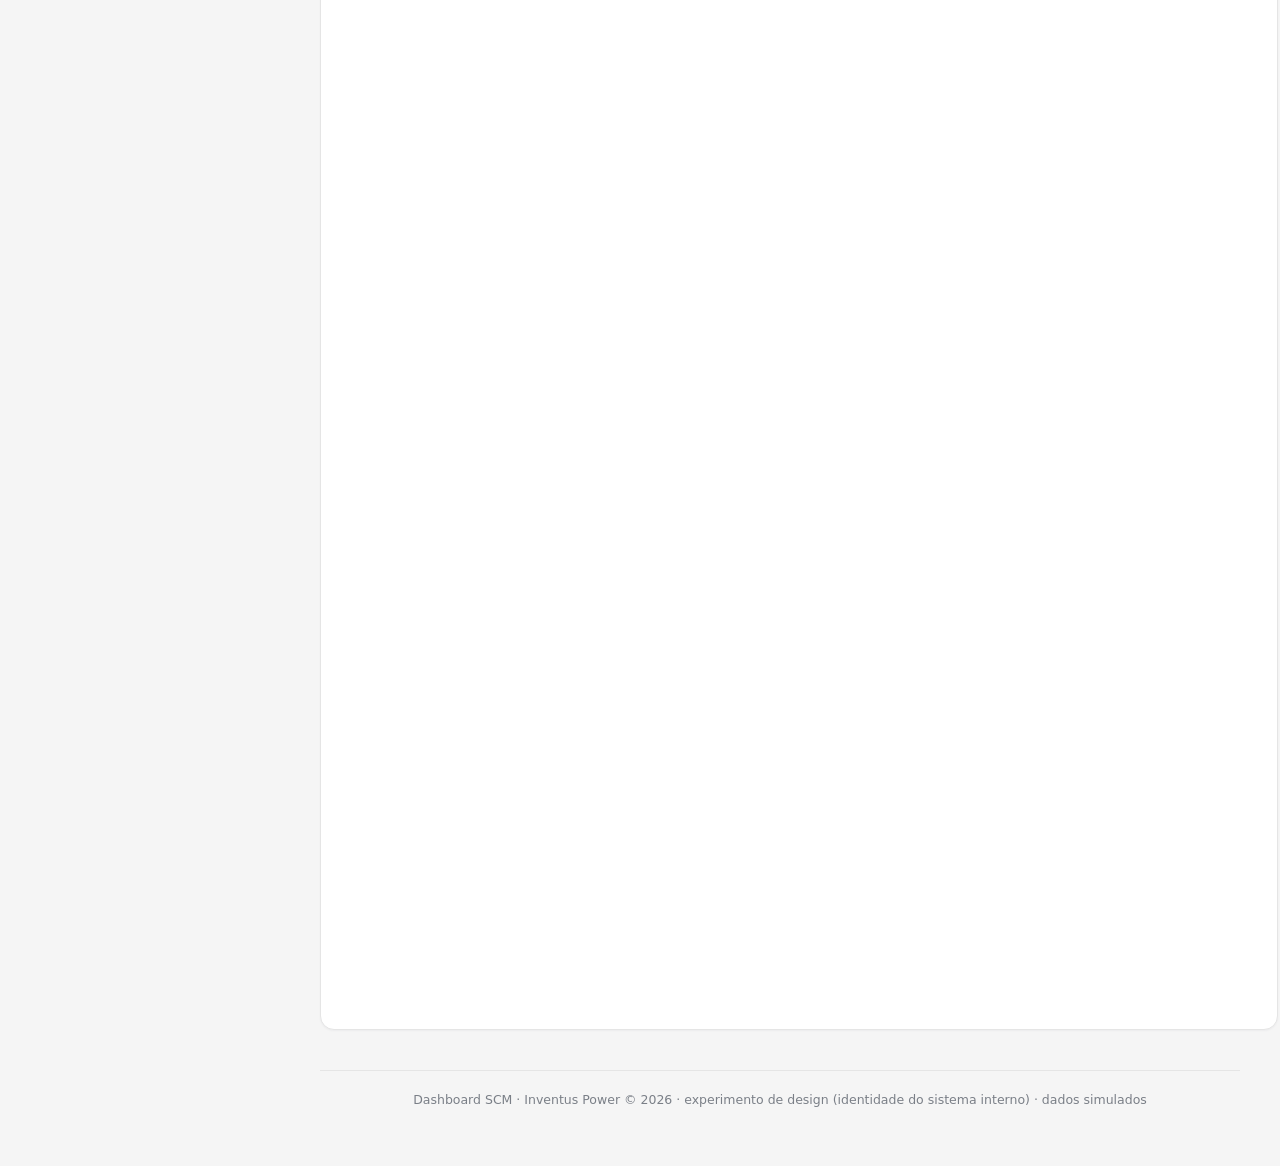
<file: WK/SCM_Moderno/Dashboard_SCM_Moderno.html>
<!DOCTYPE html>
<html lang="pt-BR">
<head>
<meta charset="UTF-8">
<meta name="viewport" content="width=device-width, initial-scale=1.0">
<title>Dashboard SCM · Inventus Power (experimento de design)</title>
<script src="../assets/chart.umd.min.js"></script>
<script src="../assets/chartjs-plugin-datalabels.min.js"></script>
<style>
/* ============ DESIGN TOKENS (promptscmxd.md) ============ */
:root{
  --primary:#F58220; --primary-d:#d97314; --primary-soft:#FEF2E6;
  --sidebar:#5B5B5B; --sidebar-hover:#6d6d6d; --sidebar-active:#4a4a4a;
  --positive:#16A34A; --positive-soft:#E7F6EC; --positive-flat:#71D691;
  --negative:#DC2626; --negative-soft:#FDECEC; --negative-flat:#EF8585;
  --gray:#D8D8DD; --gray-soft:#EEF0F2;
  --bg:#F5F5F5; --surface:#FFFFFF; --border:#E5E5E5;
  --text:#2B2B2B; --text-2:#4b4b4b; --muted:#7a7f87;
  --radius:14px; --sbw:280px; --hh:76px;
  --shadow:0 1px 2px rgba(15,23,42,.04);
}
*{margin:0;padding:0;box-sizing:border-box}
html,body{height:100%}
body{
  font-family:'Segoe UI',Roboto,'Open Sans',system-ui,-apple-system,Arial,sans-serif;
  background:var(--bg); color:var(--text); line-height:1.5; font-size:15px;
  -webkit-font-smoothing:antialiased;
}
.icon{width:20px;height:20px;fill:none;stroke:currentColor;stroke-width:2;stroke-linecap:round;stroke-linejoin:round;flex:none}
.icon.sm{width:16px;height:16px}
.icon.lg{width:24px;height:24px}

/* ============ SIDEBAR ============ */
.sidebar{
  position:fixed;top:0;left:0;bottom:0;width:var(--sbw);
  background:var(--sidebar); color:#fff; display:flex; flex-direction:column;
  z-index:20;
}
.sb-brand{display:flex;align-items:center;gap:12px;height:var(--hh);padding:0 24px;
  font-weight:700;font-size:17px;border-bottom:1px solid rgba(255,255,255,.1)}
.sb-brand .logo{width:34px;height:34px;border-radius:9px;background:var(--primary);
  display:flex;align-items:center;justify-content:center;color:#fff;flex:none}
.sb-menu{list-style:none;padding:16px 12px;overflow-y:auto;flex:1}
.sb-cat{font-size:11px;letter-spacing:.09em;text-transform:uppercase;
  color:rgba(255,255,255,.45);padding:16px 12px 8px;font-weight:700}
.sb-item{display:flex;align-items:center;gap:14px;padding:12px 14px;border-radius:10px;
  color:rgba(255,255,255,.86);text-decoration:none;font-size:14.5px;font-weight:500;
  border-left:3px solid transparent;transition:background .12s}
.sb-item:hover{background:var(--sidebar-hover);color:#fff}
.sb-item.active{background:var(--sidebar-active);color:#fff;border-left-color:var(--primary);font-weight:700}
.sb-item .badge{margin-left:auto;background:var(--primary);color:#fff;font-size:11px;
  font-weight:700;padding:1px 8px;border-radius:999px}
.sb-foot{padding:16px 20px;border-top:1px solid rgba(255,255,255,.1);
  color:rgba(255,255,255,.7);font-size:13px;display:flex;align-items:center;gap:10px}

/* ============ HEADER ============ */
.main{margin-left:var(--sbw)}
.header{position:sticky;top:0;z-index:15;height:var(--hh);background:var(--surface);
  border-bottom:1px solid var(--border);display:flex;align-items:center;
  padding:0 40px;gap:20px}
.header h1{font-size:22px;font-weight:700;color:var(--text)}
.header .crumb{font-size:13px;color:var(--muted);margin-top:2px}
.header .right{margin-left:auto;display:flex;align-items:center;gap:22px}
.bell{position:relative;color:var(--text-2);cursor:pointer;display:flex}
.bell .dot{position:absolute;top:-4px;right:-5px;background:var(--negative);color:#fff;
  font-size:10px;font-weight:700;width:16px;height:16px;border-radius:50%;
  display:flex;align-items:center;justify-content:center}
.user{display:flex;align-items:center;gap:10px;cursor:pointer}
.user .av{width:38px;height:38px;border-radius:50%;background:var(--primary);color:#fff;
  display:flex;align-items:center;justify-content:center;font-weight:700;font-size:14px;flex:none}
.user .nm{font-size:14px;font-weight:600;color:var(--text)}
.user .rl{font-size:12px;color:var(--muted)}

/* ============ CONTENT ============ */
.content{padding:32px 40px 56px}
.pagehead{display:flex;align-items:flex-end;gap:16px;margin-bottom:24px;flex-wrap:wrap}
.pagehead h2{font-size:24px;font-weight:700}
.pagehead .sub{color:var(--muted);font-size:14px}
.chip{display:inline-flex;align-items:center;gap:6px;background:var(--primary-soft);
  color:var(--primary-d);font-weight:700;font-size:12.5px;padding:5px 12px;border-radius:999px}
.chip.gray{background:var(--gray-soft);color:var(--text-2)}
.expbanner{margin-left:auto;background:#fff8ee;border:1px solid #f5d9b0;color:#8a5a10;
  font-size:12.5px;font-weight:600;padding:8px 14px;border-radius:10px;display:flex;align-items:center;gap:8px}

/* filtros globais */
.filters{background:var(--surface);border:1px solid var(--border);border-radius:var(--radius);
  padding:18px 20px;margin-bottom:24px;display:flex;gap:20px;flex-wrap:wrap;align-items:flex-end}
.fg{display:flex;flex-direction:column;gap:6px;min-width:170px}
.fg label{font-size:12px;font-weight:700;color:var(--muted);text-transform:uppercase;letter-spacing:.04em}
.fg select,.fg input{font-family:inherit;font-size:14px;color:var(--text);background:var(--surface);
  border:1px solid var(--border);border-radius:10px;padding:9px 12px;cursor:pointer}
.fg select:hover{border-color:var(--primary)}
.btn{display:inline-flex;align-items:center;gap:8px;font-family:inherit;font-size:14px;font-weight:600;
  border:1px solid var(--border);background:var(--surface);color:var(--text-2);
  padding:9px 16px;border-radius:10px;cursor:pointer;transition:.12s}
.btn:hover{border-color:var(--primary);color:var(--primary-d)}
.btn.primary{background:var(--primary);border-color:var(--primary);color:#fff}
.btn.primary:hover{background:var(--primary-d);color:#fff}
.btn.sm{padding:7px 12px;font-size:13px}

/* ============ KPI CARDS ============ */
.kpis{display:grid;grid-template-columns:repeat(auto-fit,minmax(255px,1fr));gap:20px;margin-bottom:20px}
.kpi{background:var(--surface);border:1px solid var(--border);border-radius:var(--radius);
  padding:22px 24px;box-shadow:var(--shadow)}
.kpi .top{display:flex;align-items:center;justify-content:space-between;margin-bottom:16px}
.kpi .ico{width:46px;height:46px;border-radius:12px;display:flex;align-items:center;justify-content:center;color:#fff}
.ico.orange{background:var(--primary)} .ico.green{background:var(--positive)}
.ico.gray{background:var(--sidebar)} .ico.red{background:var(--negative)}
.trend{display:inline-flex;align-items:center;gap:4px;font-size:13px;font-weight:700;
  padding:4px 9px;border-radius:8px}
.trend.up-good,.trend.down-good{background:var(--positive-soft);color:var(--positive)}
.trend.up-bad,.trend.down-bad{background:var(--negative-soft);color:var(--negative)}
.kpi .num{font-size:42px;font-weight:700;line-height:1;letter-spacing:-.02em}
.kpi .lb{font-size:16px;font-weight:700;margin-top:10px;color:var(--text)}
.kpi .ds{font-size:13.5px;color:var(--muted);margin-top:3px}

/* indicadores secundarios */
.inds{display:grid;grid-template-columns:repeat(auto-fit,minmax(200px,1fr));gap:16px;margin-bottom:28px}
.ind{background:var(--surface);border:1px solid var(--border);border-radius:12px;padding:16px 20px;
  display:flex;flex-direction:column;gap:4px;box-shadow:var(--shadow)}
.ind .il{font-size:13px;color:var(--muted);font-weight:600}
.ind .iv{font-size:24px;font-weight:700;letter-spacing:-.01em}
.ind .iv.pos{color:var(--positive)} .ind .iv.neg{color:var(--negative)}
.ind .bar{height:6px;border-radius:999px;background:var(--gray-soft);overflow:hidden;margin-top:6px}
.ind .bar>span{display:block;height:100%;border-radius:999px}

/* ============ CARDS / CHARTS ============ */
.sec{margin-top:28px}
.sec-title{display:flex;align-items:center;gap:10px;font-size:16px;font-weight:700;
  margin-bottom:16px;padding-left:12px;border-left:4px solid var(--primary)}
.grid2{display:grid;grid-template-columns:repeat(auto-fit,minmax(420px,1fr));gap:20px}
.grid-asym{display:grid;grid-template-columns:1.7fr 1fr;gap:20px}
.card{background:var(--surface);border:1px solid var(--border);border-radius:var(--radius);
  padding:20px 22px;box-shadow:var(--shadow);display:flex;flex-direction:column}
.card .ch{display:flex;align-items:center;justify-content:space-between;margin-bottom:14px}
.card .ch h3{font-size:15px;font-weight:700;color:var(--text)}
.card .cw{position:relative;flex:1;min-height:290px}
.card.tall .cw{min-height:340px}
.seg{display:inline-flex;background:var(--gray-soft);border-radius:9px;padding:3px}
.seg button{border:none;background:transparent;padding:6px 14px;border-radius:7px;font-weight:700;
  color:var(--muted);cursor:pointer;font-size:13px;font-family:inherit}
.seg button.on{background:#fff;color:var(--text);box-shadow:0 1px 2px rgba(0,0,0,.08)}
.legend{display:flex;gap:20px;flex-wrap:wrap;font-size:13px;font-weight:600;color:var(--text-2);margin-bottom:10px}
.legend span{display:inline-flex;align-items:center;gap:7px}
.dot{width:11px;height:11px;border-radius:3px;flex:none}
.hint{font-size:12.5px;color:var(--muted);text-align:center;margin-top:10px}

/* detail list */
.dl{list-style:none}
.dl li{display:flex;align-items:center;justify-content:space-between;padding:11px 4px;
  border-bottom:1px solid var(--gray-soft);font-size:14px}
.dl li:last-child{border-bottom:none}
.dl .l{display:flex;align-items:center;gap:10px}
.dl .cdot{width:11px;height:11px;border-radius:50%;flex:none}
.dl .v b{font-weight:700} .dl .v .mut{color:var(--muted);font-size:12.5px}

/* ============ BOTTOM: TABLE + WIDGETS ============ */
.bottom{display:grid;grid-template-columns:2fr 1fr;gap:20px;margin-top:28px}
.tbl-head{display:flex;align-items:center;justify-content:space-between;gap:16px;margin-bottom:16px;flex-wrap:wrap}
.tbl-head h3{font-size:17px;font-weight:700}
.tbl-tools{display:flex;gap:10px;align-items:center}
.searchbox{display:flex;align-items:center;gap:8px;border:1px solid var(--border);border-radius:10px;
  padding:8px 12px;color:var(--muted);min-width:220px}
.searchbox input{border:none;outline:none;font-family:inherit;font-size:14px;color:var(--text);width:100%;background:transparent}
.tblwrap{overflow-x:auto}
table.data{width:100%;border-collapse:collapse;font-size:14px}
table.data th{text-align:left;font-size:12px;text-transform:uppercase;letter-spacing:.04em;
  color:var(--muted);font-weight:700;padding:10px 12px;border-bottom:2px solid var(--border);white-space:nowrap}
table.data td{padding:12px;border-bottom:1px solid var(--gray-soft);white-space:nowrap}
table.data tr:last-child td{border-bottom:none}
table.data tr:hover td{background:#fafafa}
.stt{display:inline-flex;align-items:center;gap:6px;font-size:12.5px;font-weight:700;padding:4px 10px;border-radius:999px}
.stt.cot{background:var(--primary-soft);color:var(--primary-d)}
.stt.atr{background:var(--negative-soft);color:var(--negative)}
.stt.emi{background:var(--positive-soft);color:var(--positive)}
.agp{display:inline-block;min-width:34px;text-align:center;font-weight:700;font-variant-numeric:tabular-nums}
.agp.over{color:var(--negative)}
.iconbtn{border:1px solid var(--border);background:#fff;border-radius:8px;padding:6px;cursor:pointer;color:var(--muted)}
.iconbtn:hover{border-color:var(--primary);color:var(--primary-d)}
.pag{display:flex;align-items:center;justify-content:space-between;margin-top:16px;font-size:13px;color:var(--muted)}
.pag .ctrl{display:flex;gap:6px}
.pag button{border:1px solid var(--border);background:#fff;border-radius:8px;min-width:34px;height:34px;
  cursor:pointer;font-family:inherit;font-weight:600;color:var(--text-2)}
.pag button.on{background:var(--primary);border-color:var(--primary);color:#fff}
.pag button:disabled{opacity:.4;cursor:default}

.widgets{display:flex;flex-direction:column;gap:20px}
.wg{background:var(--surface);border:1px solid var(--border);border-radius:var(--radius);padding:20px 22px;box-shadow:var(--shadow)}
.wg-h{display:flex;align-items:center;gap:10px;margin-bottom:16px;font-size:15px;font-weight:700}
.wg-h .i-orange{color:var(--primary)} .wg-h .i-red{color:var(--negative)} .wg-h .i-mut{color:var(--muted)}
.destaque{background:var(--primary-soft);border:1px solid #f5d9b0;border-radius:12px;padding:14px 16px;font-size:14px;color:#6b4410;line-height:1.55}
.destaque b{color:var(--primary-d)}
.destaque+.destaque{margin-top:12px}
.alist{list-style:none;display:flex;flex-direction:column;gap:14px}
.al{display:flex;gap:12px;align-items:flex-start}
.al .ai{width:34px;height:34px;border-radius:9px;display:flex;align-items:center;justify-content:center;flex:none;color:#fff}
.al.high .ai{background:var(--negative)} .al.med .ai{background:var(--primary)}
.al .at strong{display:block;font-size:14px;color:var(--text)}
.al .at span{font-size:13px;color:var(--muted)}
.tl{list-style:none;position:relative;padding-left:6px}
.tl li{position:relative;padding:0 0 20px 24px}
.tl li:last-child{padding-bottom:0}
.tl li::before{content:"";position:absolute;left:4px;top:5px;width:10px;height:10px;border-radius:50%;background:var(--gray);z-index:1}
.tl li.primary::before{background:var(--primary)} .tl li.positive::before{background:var(--positive)} .tl li.negative::before{background:var(--negative)}
.tl li::after{content:"";position:absolute;left:8px;top:14px;bottom:0;width:2px;background:var(--gray-soft)}
.tl li:last-child::after{display:none}
.tl .tt{font-size:14px;font-weight:600;color:var(--text)}
.tl .ts{font-size:12.5px;color:var(--muted)}

.foot{text-align:center;color:var(--muted);font-size:12.5px;margin-top:40px;padding-top:20px;border-top:1px solid var(--border)}

@media(max-width:1200px){.grid-asym{grid-template-columns:1fr}.bottom{grid-template-columns:1fr}}
@media(max-width:1000px){
  :root{--sbw:0px}
  .sidebar{transform:translateX(-100%)}
  .main{margin-left:0}
  .grid2{grid-template-columns:1fr}
  .header,.content{padding-left:20px;padding-right:20px}
}
</style>
</head>
<body>

<!-- ===== SVG ICON SPRITE ===== -->
<svg width="0" height="0" style="position:absolute" aria-hidden="true"><defs>
<symbol id="i-grid" viewBox="0 0 24 24"><rect x="3" y="3" width="7" height="7" rx="1"/><rect x="14" y="3" width="7" height="7" rx="1"/><rect x="14" y="14" width="7" height="7" rx="1"/><rect x="3" y="14" width="7" height="7" rx="1"/></symbol>
<symbol id="i-box" viewBox="0 0 24 24"><path d="M21 8v8a2 2 0 0 1-1 1.73l-7 4a2 2 0 0 1-2 0l-7-4A2 2 0 0 1 3 16V8a2 2 0 0 1 1-1.73l7-4a2 2 0 0 1 2 0l7 4A2 2 0 0 1 21 8z"/><path d="m3.3 7 8.7 5 8.7-5"/><path d="M12 22V12"/></symbol>
<symbol id="i-link" viewBox="0 0 24 24"><path d="M10 13a5 5 0 0 0 7.54.54l3-3a5 5 0 0 0-7.07-7.07l-1.72 1.71"/><path d="M14 11a5 5 0 0 0-7.54-.54l-3 3a5 5 0 0 0 7.07 7.07l1.71-1.71"/></symbol>
<symbol id="i-file-text" viewBox="0 0 24 24"><path d="M14 2H6a2 2 0 0 0-2 2v16a2 2 0 0 0 2 2h12a2 2 0 0 0 2-2V8z"/><path d="M14 2v6h6"/><path d="M16 13H8"/><path d="M16 17H8"/><path d="M10 9H8"/></symbol>
<symbol id="i-cart" viewBox="0 0 24 24"><circle cx="8" cy="21" r="1"/><circle cx="19" cy="21" r="1"/><path d="M2 2h2l2.7 12.4a2 2 0 0 0 2 1.6h9.7a2 2 0 0 0 2-1.6L23 6H5.1"/></symbol>
<symbol id="i-clipboard" viewBox="0 0 24 24"><rect x="8" y="2" width="8" height="4" rx="1"/><path d="M16 4h2a2 2 0 0 1 2 2v14a2 2 0 0 1-2 2H6a2 2 0 0 1-2-2V6a2 2 0 0 1 2-2h2"/></symbol>
<symbol id="i-trend-up" viewBox="0 0 24 24"><polyline points="22 7 13.5 15.5 8.5 10.5 2 17"/><polyline points="16 7 22 7 22 13"/></symbol>
<symbol id="i-trend-down" viewBox="0 0 24 24"><polyline points="22 17 13.5 8.5 8.5 13.5 2 7"/><polyline points="16 17 22 17 22 11"/></symbol>
<symbol id="i-file" viewBox="0 0 24 24"><path d="M14 2H6a2 2 0 0 0-2 2v16a2 2 0 0 0 2 2h12a2 2 0 0 0 2-2V8z"/><path d="M14 2v6h6"/></symbol>
<symbol id="i-cog" viewBox="0 0 24 24"><circle cx="12" cy="12" r="3"/><path d="M19.4 15a1.65 1.65 0 0 0 .33 1.82l.06.06a2 2 0 1 1-2.83 2.83l-.06-.06a1.65 1.65 0 0 0-1.82-.33 1.65 1.65 0 0 0-1 1.51V21a2 2 0 0 1-4 0v-.09A1.65 1.65 0 0 0 9 19.4a1.65 1.65 0 0 0-1.82.33l-.06.06a2 2 0 1 1-2.83-2.83l.06-.06a1.65 1.65 0 0 0 .33-1.82 1.65 1.65 0 0 0-1.51-1H3a2 2 0 0 1 0-4h.09A1.65 1.65 0 0 0 4.6 9a1.65 1.65 0 0 0-.33-1.82l-.06-.06a2 2 0 1 1 2.83-2.83l.06.06a1.65 1.65 0 0 0 1.82.33H9a1.65 1.65 0 0 0 1-1.51V3a2 2 0 0 1 4 0v.09a1.65 1.65 0 0 0 1 1.51 1.65 1.65 0 0 0 1.82-.33l.06-.06a2 2 0 1 1 2.83 2.83l-.06.06a1.65 1.65 0 0 0-.33 1.82V9a1.65 1.65 0 0 0 1.51 1H21a2 2 0 0 1 0 4h-.09a1.65 1.65 0 0 0-1.51 1z"/></symbol>
<symbol id="i-bell" viewBox="0 0 24 24"><path d="M18 8A6 6 0 0 0 6 8c0 7-3 9-3 9h18s-3-2-3-9"/><path d="M13.7 21a2 2 0 0 1-3.4 0"/></symbol>
<symbol id="i-search" viewBox="0 0 24 24"><circle cx="11" cy="11" r="8"/><path d="m21 21-4.3-4.3"/></symbol>
<symbol id="i-download" viewBox="0 0 24 24"><path d="M21 15v4a2 2 0 0 1-2 2H5a2 2 0 0 1-2-2v-4"/><polyline points="7 10 12 15 17 10"/><line x1="12" y1="15" x2="12" y2="3"/></symbol>
<symbol id="i-chev-down" viewBox="0 0 24 24"><polyline points="6 9 12 15 18 9"/></symbol>
<symbol id="i-chev-left" viewBox="0 0 24 24"><polyline points="15 18 9 12 15 6"/></symbol>
<symbol id="i-chev-right" viewBox="0 0 24 24"><polyline points="9 18 15 12 9 6"/></symbol>
<symbol id="i-up-right" viewBox="0 0 24 24"><line x1="7" y1="17" x2="17" y2="7"/><polyline points="7 7 17 7 17 17"/></symbol>
<symbol id="i-down-right" viewBox="0 0 24 24"><line x1="7" y1="7" x2="17" y2="17"/><polyline points="17 7 17 17 7 17"/></symbol>
<symbol id="i-alert-tri" viewBox="0 0 24 24"><path d="m21.7 18-8-14a2 2 0 0 0-3.4 0l-8 14A2 2 0 0 0 4 21h16a2 2 0 0 0 1.7-3z"/><line x1="12" y1="9" x2="12" y2="13"/><line x1="12" y1="17" x2="12.01" y2="17"/></symbol>
<symbol id="i-alert-cir" viewBox="0 0 24 24"><circle cx="12" cy="12" r="10"/><line x1="12" y1="8" x2="12" y2="12"/><line x1="12" y1="16" x2="12.01" y2="16"/></symbol>
<symbol id="i-clock" viewBox="0 0 24 24"><circle cx="12" cy="12" r="10"/><polyline points="12 6 12 12 16 14"/></symbol>
<symbol id="i-zap" viewBox="0 0 24 24"><polygon points="13 2 3 14 12 14 11 22 21 10 12 10 13 2"/></symbol>
<symbol id="i-filter" viewBox="0 0 24 24"><polygon points="22 3 2 3 10 12.46 10 19 14 21 14 12.46 22 3"/></symbol>
<symbol id="i-users" viewBox="0 0 24 24"><path d="M17 21v-2a4 4 0 0 0-4-4H5a4 4 0 0 0-4 4v2"/><circle cx="9" cy="7" r="4"/><path d="M23 21v-2a4 4 0 0 0-3-3.87"/><path d="M16 3.13a4 4 0 0 1 0 7.75"/></symbol>
<symbol id="i-eye" viewBox="0 0 24 24"><path d="M2 12s3.5-7 10-7 10 7 10 7-3.5 7-10 7-10-7-10-7z"/><circle cx="12" cy="12" r="3"/></symbol>
<symbol id="i-copy" viewBox="0 0 24 24"><rect x="9" y="9" width="13" height="13" rx="2"/><path d="M5 15H4a2 2 0 0 1-2-2V4a2 2 0 0 1 2-2h9a2 2 0 0 1 2 2v1"/></symbol>
<symbol id="i-check-cir" viewBox="0 0 24 24"><path d="M22 11.08V12a10 10 0 1 1-5.93-9.14"/><polyline points="22 4 12 14.01 9 11.01"/></symbol>
<symbol id="i-help" viewBox="0 0 24 24"><circle cx="12" cy="12" r="10"/><path d="M9.09 9a3 3 0 0 1 5.83 1c0 2-3 3-3 3"/><line x1="12" y1="17" x2="12.01" y2="17"/></symbol>
</defs></svg>

<!-- ===== SIDEBAR ===== -->
<aside class="sidebar">
  <div class="sb-brand"><span class="logo"><svg class="icon lg"><use href="#i-box"/></svg></span>Inventus Power</div>
  <ul class="sb-menu">
    <li class="sb-cat">Menu Principal</li>
    <li><a class="sb-item active" href="#"><svg class="icon"><use href="#i-grid"/></svg>Dashboard</a></li>
    <li><a class="sb-item" href="#"><svg class="icon"><use href="#i-box"/></svg>Inventário</a></li>
    <li><a class="sb-item" href="#"><svg class="icon"><use href="#i-link"/></svg>SCM Integrado</a></li>
    <li class="sb-cat">Operação</li>
    <li><a class="sb-item" href="#"><svg class="icon"><use href="#i-file-text"/></svg>Solicitações<span class="badge">213</span></a></li>
    <li><a class="sb-item" href="#"><svg class="icon"><use href="#i-cart"/></svg>Compras</a></li>
    <li><a class="sb-item" href="#"><svg class="icon"><use href="#i-clipboard"/></svg>Requisições</a></li>
    <li class="sb-cat">Gestão</li>
    <li><a class="sb-item" href="#"><svg class="icon"><use href="#i-trend-up"/></svg>Indicadores</a></li>
    <li><a class="sb-item" href="#"><svg class="icon"><use href="#i-file"/></svg>Relatórios</a></li>
    <li><a class="sb-item" href="#"><svg class="icon"><use href="#i-cog"/></svg>Administração</a></li>
  </ul>
  <div class="sb-foot"><svg class="icon sm"><use href="#i-help"/></svg>Ajuda e Suporte</div>
</aside>

<!-- ===== MAIN ===== -->
<div class="main">
  <header class="header">
    <div>
      <h1>Dashboard SCM</h1>
      <div class="crumb">Início / Indicadores / Compras</div>
    </div>
    <div class="right">
      <div class="bell"><svg class="icon"><use href="#i-bell"/></svg><span class="dot">3</span></div>
      <div class="user">
        <span class="av">LG</span>
        <div><div class="nm">Luis Gabriel</div><div class="rl">Comprador · SCM</div></div>
        <svg class="icon sm" style="color:var(--muted)"><use href="#i-chev-down"/></svg>
      </div>
    </div>
  </header>

  <main class="content">
    <div class="pagehead">
      <div>
        <h2>Semana <span id="wk"></span></h2>
        <div class="sub" id="sub"></div>
      </div>
      <span class="chip"><svg class="icon sm"><use href="#i-clock"/></svg><span id="gerado"></span></span>
      <div class="expbanner"><svg class="icon sm"><use href="#i-alert-cir"/></svg>Experimento de design · dados simulados (aleatórios)</div>
    </div>

    <!-- FILTROS GLOBAIS -->
    <section class="filters">
      <div class="fg"><label>Período</label>
        <select><option>01/01/2026 – 23/07/2026</option><option>Últimos 30 dias</option><option>Este mês</option><option>Ano atual</option></select></div>
      <div class="fg"><label>Departamento</label>
        <select><option>Todos</option><option>Manutenção</option><option>Produção</option><option>Engenharia</option><option>Qualidade</option><option>Almox./MRO</option></select></div>
      <div class="fg"><label>Comprador</label>
        <select><option>Todos</option><option>Miguel</option><option>Davi</option><option>Adrya</option><option>Luis Gabriel</option></select></div>
      <div class="fg"><label>Status</label>
        <select><option>Todos</option><option>Em cotação</option><option>Pedido emitido</option><option>Atrasado</option></select></div>
      <button class="btn primary" style="margin-left:auto"><svg class="icon sm"><use href="#i-filter"/></svg>Aplicar filtros</button>
    </section>

    <!-- KPIs -->
    <section class="kpis" id="kpis"></section>

    <!-- INDICADORES SECUNDÁRIOS -->
    <section class="inds" id="inds"></section>

    <!-- ITENS / SCs POR MÊS -->
    <section class="sec">
      <div class="sec-title"><svg class="icon sm"><use href="#i-trend-up"/></svg>Volume em aberto por mês de emissão</div>
      <div class="grid2">
        <div class="card"><div class="ch"><h3>Qtd. de Itens por Mês (SCs)</h3></div><div class="cw"><canvas id="c_itens"></canvas></div></div>
        <div class="card"><div class="ch"><h3>Qtd. de SCs por Mês</h3></div><div class="cw"><canvas id="c_scs"></canvas></div></div>
      </div>
    </section>

    <!-- RANKING DEPTOS / COMPRADORES -->
    <section class="sec">
      <div class="sec-title"><svg class="icon sm"><use href="#i-users"/></svg>Distribuição da carga em aberto</div>
      <div class="grid2">
        <div class="card tall"><div class="ch"><h3>Ranking de Departamentos · Top 10</h3></div><div class="cw"><canvas id="c_deptos"></canvas></div></div>
        <div class="card tall">
          <div class="ch"><h3>Itens por Comprador</h3>
            <div class="seg"><button id="seg_ind" class="on">Individual</button><button id="seg_time">Por Time</button></div></div>
          <div class="cw"><canvas id="c_comp"></canvas></div>
          <div class="hint">Adrya apoia o Miguel · Luis Gabriel apoia o Davi</div>
        </div>
      </div>
    </section>

    <!-- AGING -->
    <section class="sec">
      <div class="sec-title"><svg class="icon sm"><use href="#i-clock"/></svg>Aging dos itens em aberto (somente &gt; 15 dias, fora do SLA)</div>
      <div class="grid-asym">
        <div class="card tall"><div class="ch"><h3>Distribuição por Faixa de Dias</h3></div><div class="cw"><canvas id="c_aging"></canvas></div></div>
        <div class="card"><div class="ch"><h3>Detalhamento</h3></div><ul class="dl" id="aging_list"></ul></div>
      </div>
    </section>

    <!-- AGING POR DEPTO -->
    <section class="sec">
      <div class="sec-title"><svg class="icon sm"><use href="#i-alert-tri"/></svg>Ranking de itens atrasados por Departamento (&gt; 15 dias)</div>
      <div class="card tall"><div class="ch"><h3>Itens Atrasados por Departamento</h3></div><div class="cw"><canvas id="c_aging_depto"></canvas></div></div>
    </section>

    <!-- PO STATUS -->
    <section class="sec">
      <div class="sec-title"><svg class="icon sm"><use href="#i-cart"/></svg>Status dos Pedidos de Compra (POs)</div>
      <div class="legend">
        <span><i class="dot" style="background:var(--primary)"></i>Emitidos</span>
        <span><i class="dot" style="background:var(--positive)"></i>Entregues</span>
        <span><i class="dot" style="background:var(--negative)"></i>Aguardando</span>
      </div>
      <div class="grid2">
        <div class="card tall"><div class="ch"><h3>Qtd. de Pedidos (POs)</h3></div><div class="cw"><canvas id="c_po_pos"></canvas></div></div>
        <div class="card tall"><div class="ch"><h3>Qtd. de Itens por Pedido</h3></div><div class="cw"><canvas id="c_po_itens"></canvas></div></div>
      </div>
    </section>

    <!-- SLA -->
    <section class="sec">
      <div class="sec-title"><svg class="icon sm"><use href="#i-check-cir"/></svg>SLA · Aprovação do Gestor → Emissão do P.O.</div>
      <div class="grid-asym">
        <div class="card tall"><div class="ch"><h3>Distribuição por Faixa de Dias</h3></div><div class="cw"><canvas id="c_sla"></canvas></div></div>
        <div class="card"><div class="ch"><h3>Detalhamento</h3></div><ul class="dl" id="sla_list"></ul></div>
      </div>
    </section>

    <!-- TABELA + WIDGETS -->
    <div class="bottom">
      <div class="card">
        <div class="tbl-head">
          <h3>Tabela Inteligente · Últimas Solicitações</h3>
          <div class="tbl-tools">
            <div class="searchbox"><svg class="icon sm"><use href="#i-search"/></svg><input placeholder="Buscar SC, solicitante..."></div>
            <button class="btn sm"><svg class="icon sm"><use href="#i-download"/></svg>Exportar</button>
          </div>
        </div>
        <div class="tblwrap"><table class="data" id="tbl"></table></div>
        <div class="pag">
          <span>Mostrando 1 a 8 de 213 registros</span>
          <div class="ctrl">
            <button disabled><svg class="icon sm"><use href="#i-chev-left"/></svg></button>
            <button class="on">1</button><button>2</button><button>3</button>
            <button><svg class="icon sm"><use href="#i-chev-right"/></svg></button>
          </div>
        </div>
      </div>

      <div class="widgets">
        <div class="wg">
          <div class="wg-h"><svg class="icon i-orange"><use href="#i-zap"/></svg>Destaques da Semana</div>
          <div id="destaques"></div>
        </div>
        <div class="wg">
          <div class="wg-h"><svg class="icon i-red"><use href="#i-alert-tri"/></svg>Alertas Ativos</div>
          <ul class="alist" id="alertas"></ul>
        </div>
        <div class="wg">
          <div class="wg-h"><svg class="icon i-mut"><use href="#i-clock"/></svg>Timeline Recente</div>
          <ul class="tl" id="timeline"></ul>
        </div>
      </div>
    </div>

    <div class="foot">Dashboard SCM · Inventus Power © 2026 · experimento de design (identidade do sistema interno) · dados simulados</div>
  </main>
</div>

<script>
/* ============================================================
   DADOS SIMULADOS (aleatórios, realistas) — NÃO são dados reais
   ============================================================ */
const D = {
  meta:{wk:'WK30/2026', periodo:'01/01/2026 a 23/07/2026', registros:700, gerado:'23/07/2026 08:14'},
  kpis:{
    itens_abertos:{v:487, prev:512, betterUp:false, ic:'i-box',        cls:'orange', lb:'Itens Abertos (CT)',  ds:'Em cotação, aguardando pedido'},
    scs_abertas:  {v:213, prev:205, betterUp:false, ic:'i-file-text',  cls:'gray',   lb:'SCs Abertas (CT)',    ds:'Solicitações ainda em aberto'},
    pos_emitidos: {v:342, prev:318, betterUp:true,  ic:'i-cart',       cls:'green',  lb:'P.Os Emitidos',       ds:'Pedidos gerados no período'},
    itens_pos:    {v:1156,prev:1088,betterUp:true,  ic:'i-clipboard',  cls:'orange', lb:'Itens com P.O.',      ds:'Itens já em pedido de compra'},
  },
  inds:[
    {lb:'Itens atrasados (>15d)', v:'221', cls:'neg', pct:45, bar:'var(--negative)'},
    {lb:'SLA de emissão cumprido (≤15d)', v:'76%', cls:'pos', pct:76, bar:'var(--positive)'},
    {lb:'Tempo médio de emissão do P.O.', v:'9,4 d', cls:'', pct:63, bar:'var(--primary)'},
    {lb:'SCs sem comprador atribuído', v:'16', cls:'', pct:8, bar:'var(--sidebar)'},
  ],
  itens_mes:{labels:['Jan','Fev','Mar','Abr','Mai','Jun','Jul'], values:[42,58,71,63,89,74,90]},
  scs_mes:  {labels:['Jan','Fev','Mar','Abr','Mai','Jun','Jul'], values:[18,24,31,27,38,33,42]},
  deptos:{labels:['Manutenção','Produção','Engenharia','Qualidade','Almox./MRO','Logística','Facilities','TI','Comercial','Administrativo'],
          values:[128,96,71,54,43,31,24,18,12,10]},
  comp_ind:{labels:['Miguel','Davi','Adrya','Luis Gabriel','Sem comprador'], values:[156,141,98,76,16]},
  comp_time:{labels:['Time Miguel','Time Davi','Sem comprador'], values:[254,217,16]},
  aging:{labels:['16–20d','21–25d','26–30d','31–35d','36–45d','46–60d','>60d'],
         values:[62,48,39,27,21,15,9],
         colors:['#FDE047','#FBBF24','#FB923C','#F97316','#EA580C','#DC2626','#991B1B']},
  aging_depto:{labels:['Manutenção','Produção','Engenharia','Qualidade','Almox./MRO','Logística','Facilities','TI'],
               values:[58,44,32,24,19,14,11,8]},
  po:{labels:['Jan','Fev','Mar','Abr','Mai','Jun','Jul'],
      pos:  {emit:[38,45,52,48,61,55,43], entr:[30,34,40,35,44,39,20], aguard:[8,11,12,13,17,16,23]},
      itens:{emit:[128,152,176,162,206,186,146], entr:[101,115,135,120,150,132,70], aguard:[27,37,41,42,56,54,76]}},
  sla:{labels:['1–3d','4–7d','8–14d','15–21d','22–30d','31–45d','>45d'],
       values:[71,88,62,34,18,11,5], total:289,
       colors:['#16A34A','#4ADE80','#86EFAC','#FBBF24','#FB923C','#EF4444','#991B1B']},
  tabela:[
    ['#SC-004821','Carlos Souza','Manutenção','18/07/2026',5,'Miguel','cot'],
    ['#SC-004822','Maria Silva','Produção','15/07/2026',8,'Davi','cot'],
    ['#SC-004815','João Pereira','Engenharia','02/07/2026',21,'Adrya','atr'],
    ['#SC-004830','Ana Costa','Qualidade','20/07/2026',3,'Miguel','cot'],
    ['#SC-004790','Fernanda Lima','Almox./MRO','12/06/2026',41,'—','atr'],
    ['#SC-004835','Roberto Alves','Logística','21/07/2026',2,'Luis Gabriel','cot'],
    ['#SC-004808','Patrícia Gomes','Facilities','30/06/2026',23,'Davi','emi'],
    ['#SC-004840','Bruno Martins','TI','22/07/2026',1,'Miguel','cot'],
  ],
  destaques:[
    'Manutenção concentra <b>26%</b> dos itens em aberto (128 de 487).',
    '<b>76%</b> das SCs emitiram P.O. dentro do SLA de 15 dias.',
    'Aging médio dos itens em atraso: <b>32 dias</b>.',
  ],
  alertas:[
    {lvl:'high', ic:'i-alert-cir', t:'9 itens com aging acima de 60 dias', s:'Concentração em Manutenção e Produção'},
    {lvl:'med',  ic:'i-users',     t:'16 SCs sem comprador atribuído', s:'Distribuir para equalizar a carga'},
    {lvl:'med',  ic:'i-trend-up',  t:'Time Davi +12% de itens vs. semana anterior', s:'76 itens em aberto no time'},
  ],
  timeline:[
    {c:'primary',  t:'Pedido #PC-2048 emitido', s:'Miguel · há 12 min'},
    {c:'positive', t:'SC #SC-004840 aprovada pelo gestor', s:'Departamento TI · 09:15'},
    {c:'negative', t:'SC #SC-004790 ultrapassou o SLA (41 dias)', s:'Almox./MRO · ontem'},
    {c:'positive', t:'Pedido #PC-2041 entregue (parcial)', s:'Logística · ontem'},
  ],
};

/* ============ helpers ============ */
const $ = id => document.getElementById(id);
const fmt = n => Number(n).toLocaleString('pt-BR');
const svg = (id,cls='icon') => '<svg class="'+cls+'"><use href="#'+id+'"/></svg>';
const C = {primary:'#F58220', positive:'#16A34A', negative:'#DC2626', sidebar:'#5B5B5B',
           muted:'#7a7f87', grid:'#EFEFEF', white:'#fff'};

/* meta */
$('wk').textContent = D.meta.wk;
$('sub').textContent = 'Período de análise: ' + D.meta.periodo + ' · ' + fmt(D.meta.registros) + ' registros';
$('gerado').textContent = 'Gerado em ' + D.meta.gerado;

/* ============ KPI CARDS ============ */
$('kpis').innerHTML = Object.values(D.kpis).map(k=>{
  const d = k.v - k.prev;
  const pct = k.prev ? (d/k.prev*100) : 0;
  const up = d > 0;
  const good = (up === k.betterUp);
  const dir = up ? 'up' : 'down';
  const cls = 'trend ' + dir + (good ? '-good' : '-bad');
  const arrow = up ? 'i-up-right' : 'i-down-right';
  const sign = (pct>0?'+':'') + pct.toFixed(1).replace('.',',') + '%';
  return '<div class="kpi"><div class="top">'+
    '<div class="ico '+k.cls+'">'+svg(k.ic)+'</div>'+
    '<span class="'+cls+'">'+svg(arrow,'icon sm')+sign+'</span></div>'+
    '<div class="num">'+fmt(k.v)+'</div>'+
    '<div class="lb">'+k.lb+'</div>'+
    '<div class="ds">'+k.ds+' · sem. ant. '+fmt(k.prev)+'</div></div>';
}).join('');

/* ============ INDICADORES ============ */
$('inds').innerHTML = D.inds.map(i=>
  '<div class="ind"><div class="il">'+i.lb+'</div>'+
  '<div class="iv '+i.cls+'">'+i.v+'</div>'+
  '<div class="bar"><span style="width:'+i.pct+'%;background:'+i.bar+'"></span></div></div>').join('');

/* ============ TABELA ============ */
const sttMap = {cot:['cot','Em cotação','i-clock'], atr:['atr','Atrasado','i-alert-tri'], emi:['emi','Pedido emitido','i-check-cir']};
$('tbl').innerHTML =
  '<thead><tr><th>SC</th><th>Solicitante</th><th>Departamento</th><th>Aprovação</th><th>Aging</th><th>Comprador</th><th>Status</th><th></th></tr></thead><tbody>'+
  D.tabela.map(r=>{
    const [sc,sol,dep,dt,ag,comp,st]=r; const s=sttMap[st];
    const agCls = ag>15 ? 'agp over' : 'agp';
    return '<tr><td><strong>'+sc+'</strong></td><td>'+sol+'</td><td>'+dep+'</td><td>'+dt+'</td>'+
      '<td><span class="'+agCls+'">'+ag+'d</span></td><td>'+comp+'</td>'+
      '<td><span class="stt '+s[0]+'">'+svg(s[2],'icon sm')+s[1]+'</span></td>'+
      '<td style="text-align:right"><button class="iconbtn">'+svg('i-eye','icon sm')+'</button></td></tr>';
  }).join('')+'</tbody>';

/* ============ WIDGETS ============ */
$('destaques').innerHTML = D.destaques.map(t=>'<div class="destaque">'+t+'</div>').join('');
$('alertas').innerHTML = D.alertas.map(a=>
  '<li class="al '+a.lvl+'"><span class="ai">'+svg(a.ic,'icon sm')+'</span>'+
  '<div class="at"><strong>'+a.t+'</strong><span>'+a.s+'</span></div></li>').join('');
$('timeline').innerHTML = D.timeline.map(t=>
  '<li class="'+t.c+'"><div class="tt">'+t.t+'</div><div class="ts">'+t.s+'</div></li>').join('');

/* ============ CHARTS ============ */
Chart.register(ChartDataLabels);
Chart.defaults.font.family = "'Segoe UI',Roboto,'Open Sans',system-ui,sans-serif";
Chart.defaults.color = C.muted;
Chart.defaults.plugins.tooltip.padding = 10;
Chart.defaults.plugins.tooltip.backgroundColor = 'rgba(43,43,43,.95)';
Chart.defaults.plugins.tooltip.cornerRadius = 8;

const baseBar = {
  responsive:true, maintainAspectRatio:false,
  plugins:{legend:{display:false}},
  scales:{
    y:{beginAtZero:true, grid:{color:C.grid, drawBorder:false}, ticks:{color:C.muted, font:{size:11}}},
    x:{grid:{display:false}, ticks:{color:C.muted, font:{size:12, weight:'600'}}}
  }
};
const dlWhite = (size=12) => ({color:C.white, anchor:'center', align:'center',
  font:{weight:'bold', size}, formatter:v=>v||''});
const noY = {...baseBar.scales, y:{...baseBar.scales.y, display:false}};

/* itens/scs por mês */
function barMes(id, d){
  new Chart($(id),{type:'bar',
    data:{labels:d.labels, datasets:[{data:d.values, backgroundColor:C.primary, borderRadius:6, barPercentage:.68}]},
    options:{...baseBar, plugins:{legend:{display:false}, datalabels:dlWhite(12)}, scales:noY}});
}
barMes('c_itens', D.itens_mes);
barMes('c_scs',   D.scs_mes);

/* ranking deptos (horizontal) */
new Chart($('c_deptos'),{type:'bar',
  data:{labels:D.deptos.labels, datasets:[{data:D.deptos.values, backgroundColor:C.primary, borderRadius:5, barPercentage:.82}]},
  options:{...baseBar, indexAxis:'y',
    plugins:{legend:{display:false}, datalabels:{color:C.sidebar, anchor:'end', align:'end', offset:6,
      font:{weight:'bold', size:13}, formatter:v=>fmt(v)}},
    scales:{x:{display:false}, y:{grid:{display:false}, ticks:{color:C.muted, font:{size:12.5, weight:'600'}}}}}});

/* compradores (toggle) */
let compChart=null, compMode='ind';
function drawComp(){
  const d = compMode==='ind' ? D.comp_ind : D.comp_time;
  const colors = d.labels.map(l=>/sem comprador/i.test(l) ? C.muted : C.primary);
  if(compChart) compChart.destroy();
  compChart = new Chart($('c_comp'),{type:'bar',
    data:{labels:d.labels, datasets:[{data:d.values, backgroundColor:colors, borderRadius:6, barPercentage:.62}]},
    options:{...baseBar, plugins:{legend:{display:false}, datalabels:dlWhite(13)}, scales:noY}});
}
$('seg_ind').onclick = function(){compMode='ind'; this.classList.add('on'); $('seg_time').classList.remove('on'); drawComp();};
$('seg_time').onclick = function(){compMode='time'; this.classList.add('on'); $('seg_ind').classList.remove('on'); drawComp();};
drawComp();

/* aging por depto */
new Chart($('c_aging_depto'),{type:'bar',
  data:{labels:D.aging_depto.labels, datasets:[{data:D.aging_depto.values, backgroundColor:C.negative, borderRadius:6, barPercentage:.7}]},
  options:{...baseBar,
    plugins:{legend:{display:false}, datalabels:{color:C.sidebar, anchor:'end', align:'top', offset:4,
      font:{weight:'bold', size:14}, formatter:v=>v}},
    scales:{...noY, x:{...baseBar.scales.x, ticks:{color:C.muted, font:{size:11.5, weight:'600'}, maxRotation:35, minRotation:35}}}}});

/* PO grouped bars */
function poChart(id, series){
  const st=['emit','entr','aguard'], names=['Emitidos','Entregues','Aguardando'], cols=[C.primary,C.positive,C.negative];
  new Chart($(id),{type:'bar',
    data:{labels:D.po.labels, datasets:st.map((s,i)=>({label:names[i], data:series[s], backgroundColor:cols[i], borderRadius:4}))},
    options:{...baseBar, plugins:{legend:{display:false}, datalabels:{...dlWhite(10)}}, scales:noY}});
}
poChart('c_po_pos', D.po.pos);
poChart('c_po_itens', D.po.itens);

/* donut factory (aging + sla) */
function donut(id, d, centerNum, centerLb){
  const center = {id:'center'+id, afterDraw(ch){
    const {ctx, chartArea:{left,top,width,height}} = ch; ctx.save();
    const x=left+width/2, y=top+height/2;
    ctx.textAlign='center'; ctx.textBaseline='middle';
    ctx.font="bold 32px 'Segoe UI',Arial"; ctx.fillStyle=C.sidebar; ctx.fillText(fmt(centerNum), x, y-8);
    ctx.font="500 12px 'Segoe UI'"; ctx.fillStyle=C.muted; ctx.fillText(centerLb, x, y+16);
    ctx.restore();
  }};
  new Chart($(id),{type:'doughnut',
    data:{labels:d.labels, datasets:[{data:d.values, backgroundColor:d.colors, borderColor:C.white, borderWidth:3, hoverOffset:8}]},
    options:{cutout:'64%', responsive:true, maintainAspectRatio:false,
      plugins:{legend:{position:'bottom', labels:{color:C.muted, font:{size:11}, padding:12, usePointStyle:true, boxWidth:8}},
        datalabels:{color:C.white, font:{weight:'bold', size:11}, formatter:v=>v>=10?v:''}}},
    plugins:[center]});
}
const agTotal = D.aging.values.reduce((a,b)=>a+b,0);
donut('c_aging', D.aging, agTotal, 'em atraso');
donut('c_sla', D.sla, D.sla.total, 'SCs c/ P.O.');

/* detail lists */
function detailList(id, d, total){
  $(id).innerHTML = d.labels.map((l,i)=>{
    const pct = total ? (d.values[i]/total*100) : 0;
    return '<li><span class="l"><i class="cdot" style="background:'+d.colors[i]+'"></i>'+l+'</span>'+
      '<span class="v"><b style="color:'+d.colors[i]+'">'+d.values[i]+'</b> <span class="mut">('+pct.toFixed(0)+'%)</span></span></li>';
  }).join('');
}
detailList('aging_list', D.aging, agTotal);
detailList('sla_list', D.sla, D.sla.total);
</script>
</body>
</html>
</file>
